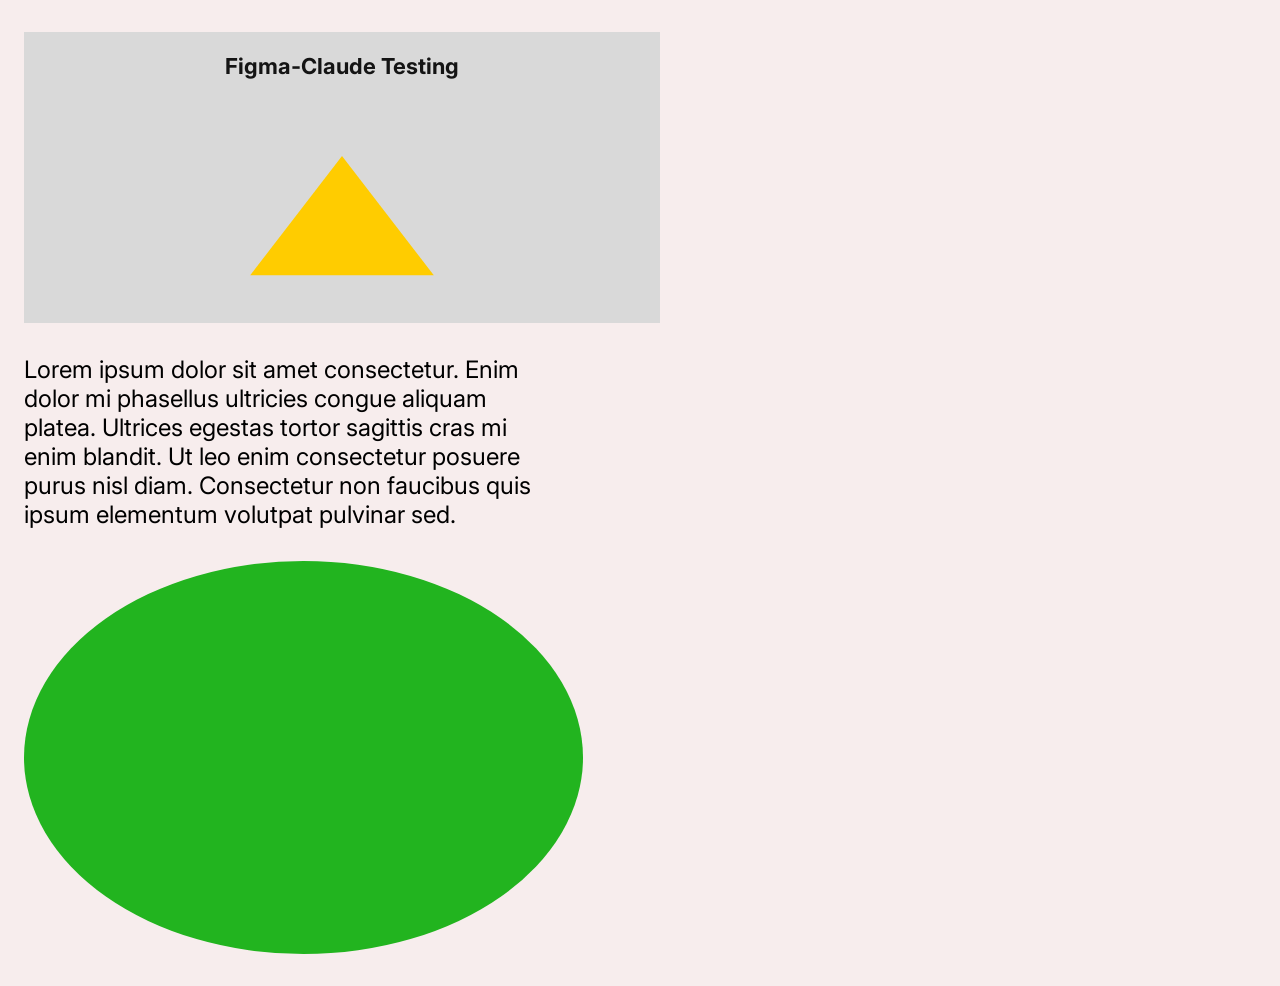
<file: index.html>
<!doctype html>
<html lang="hu">
<head>
  <meta charset="utf-8">
  <meta name="viewport" content="width=device-width, initial-scale=1">
  <title>Desktop - 1</title>
  <link rel="preconnect" href="https://fonts.googleapis.com">
  <link rel="preconnect" href="https://fonts.gstatic.com" crossorigin>
  <link href="https://fonts.googleapis.com/css2?family=Inter:wght@400;700&display=swap" rel="stylesheet">
  <link rel="stylesheet" href="style.css">
</head>
<body>
  <main class="page" data-node-id="18:3">
    <section class="comp1" data-node-id="3:10">
      <h1 class="comp1__title" data-node-id="3:2">Figma-Claude Testing</h1>
      <img class="comp1__polygon" src="assets/polygon-1.svg" alt="" width="212" height="159" data-node-id="3:7">
    </section>

    <div class="row">
      <p class="lorem" data-node-id="20:4">
        Lorem ipsum dolor sit amet consectetur. Enim dolor mi phasellus ultricies congue aliquam platea. Ultrices egestas tortor sagittis cras mi enim blandit. Ut leo enim consectetur posuere purus nisl diam. Consectetur non faucibus quis ipsum elementum volutpat pulvinar sed.
      </p>
      <img class="ellipse" src="assets/ellipse-1.svg" alt="" width="559" height="393" data-node-id="19:4">
    </div>
  </main>
</body>
</html>
</file>
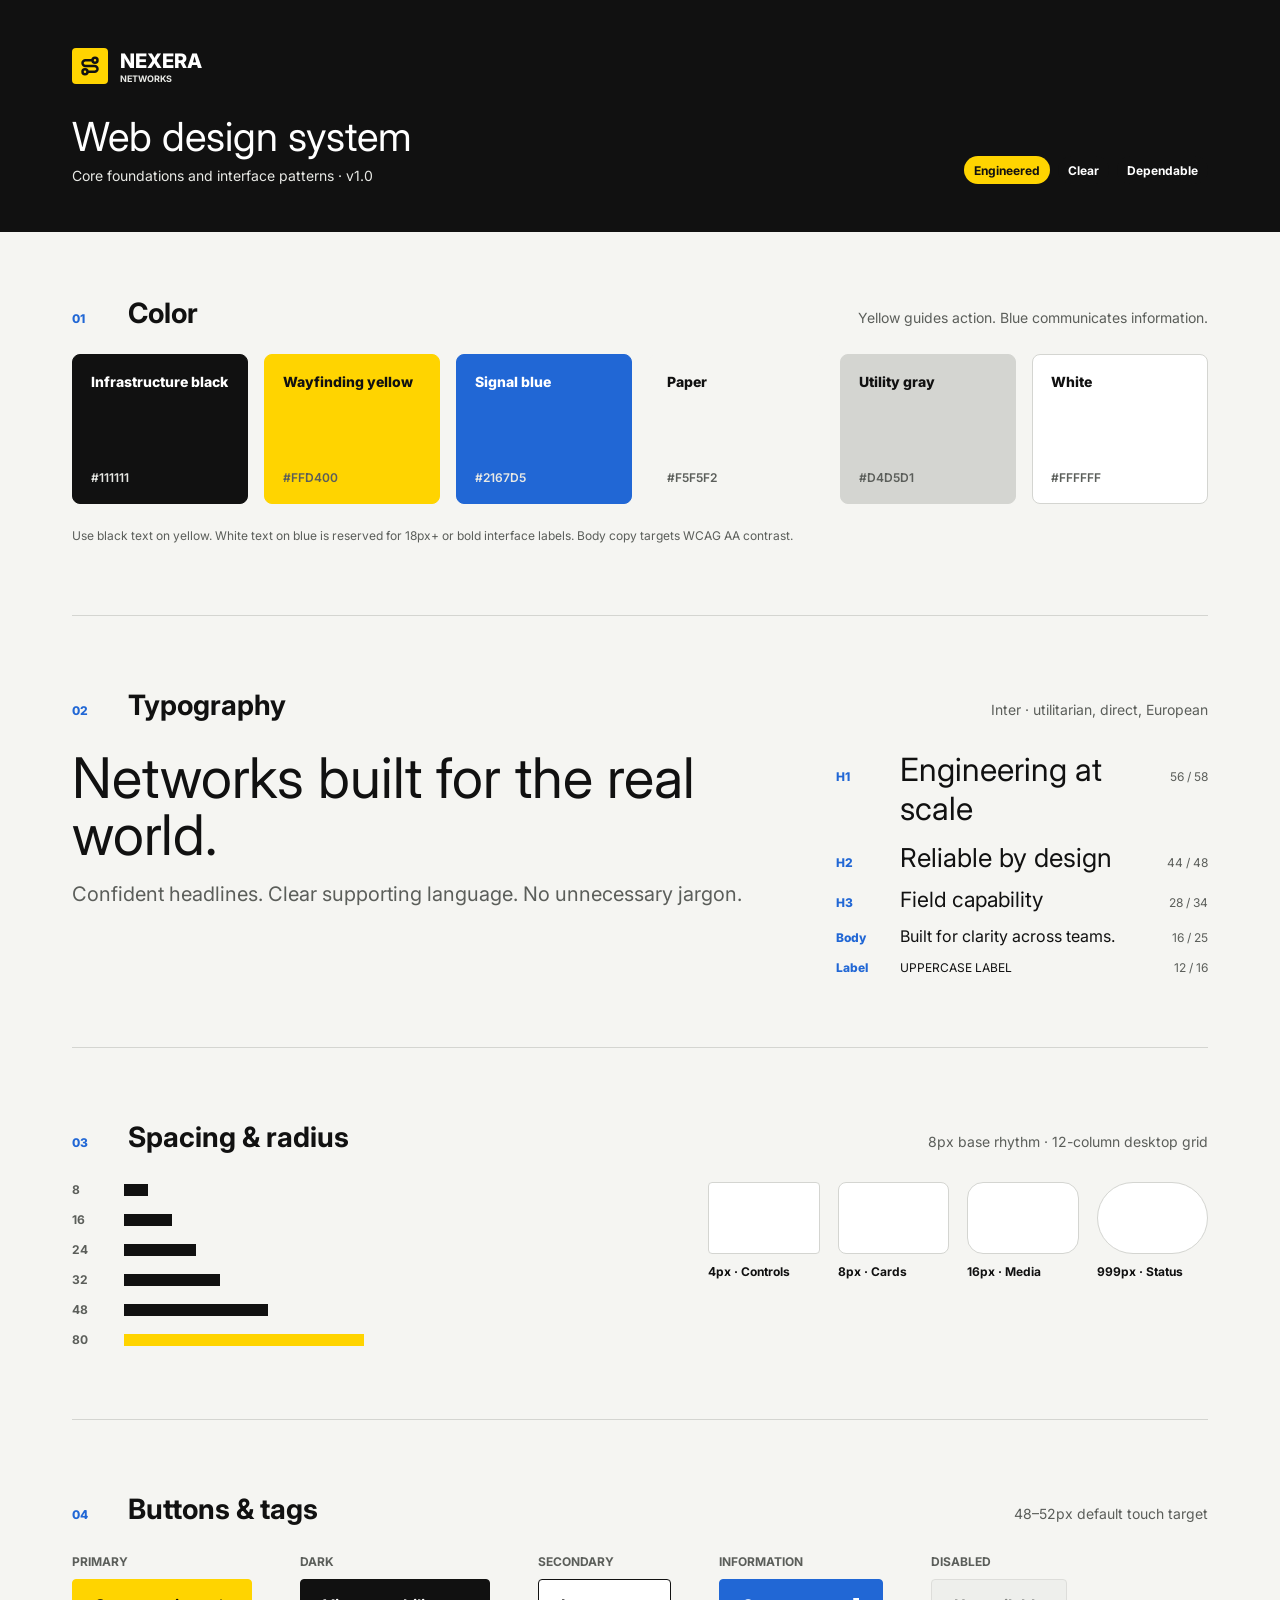
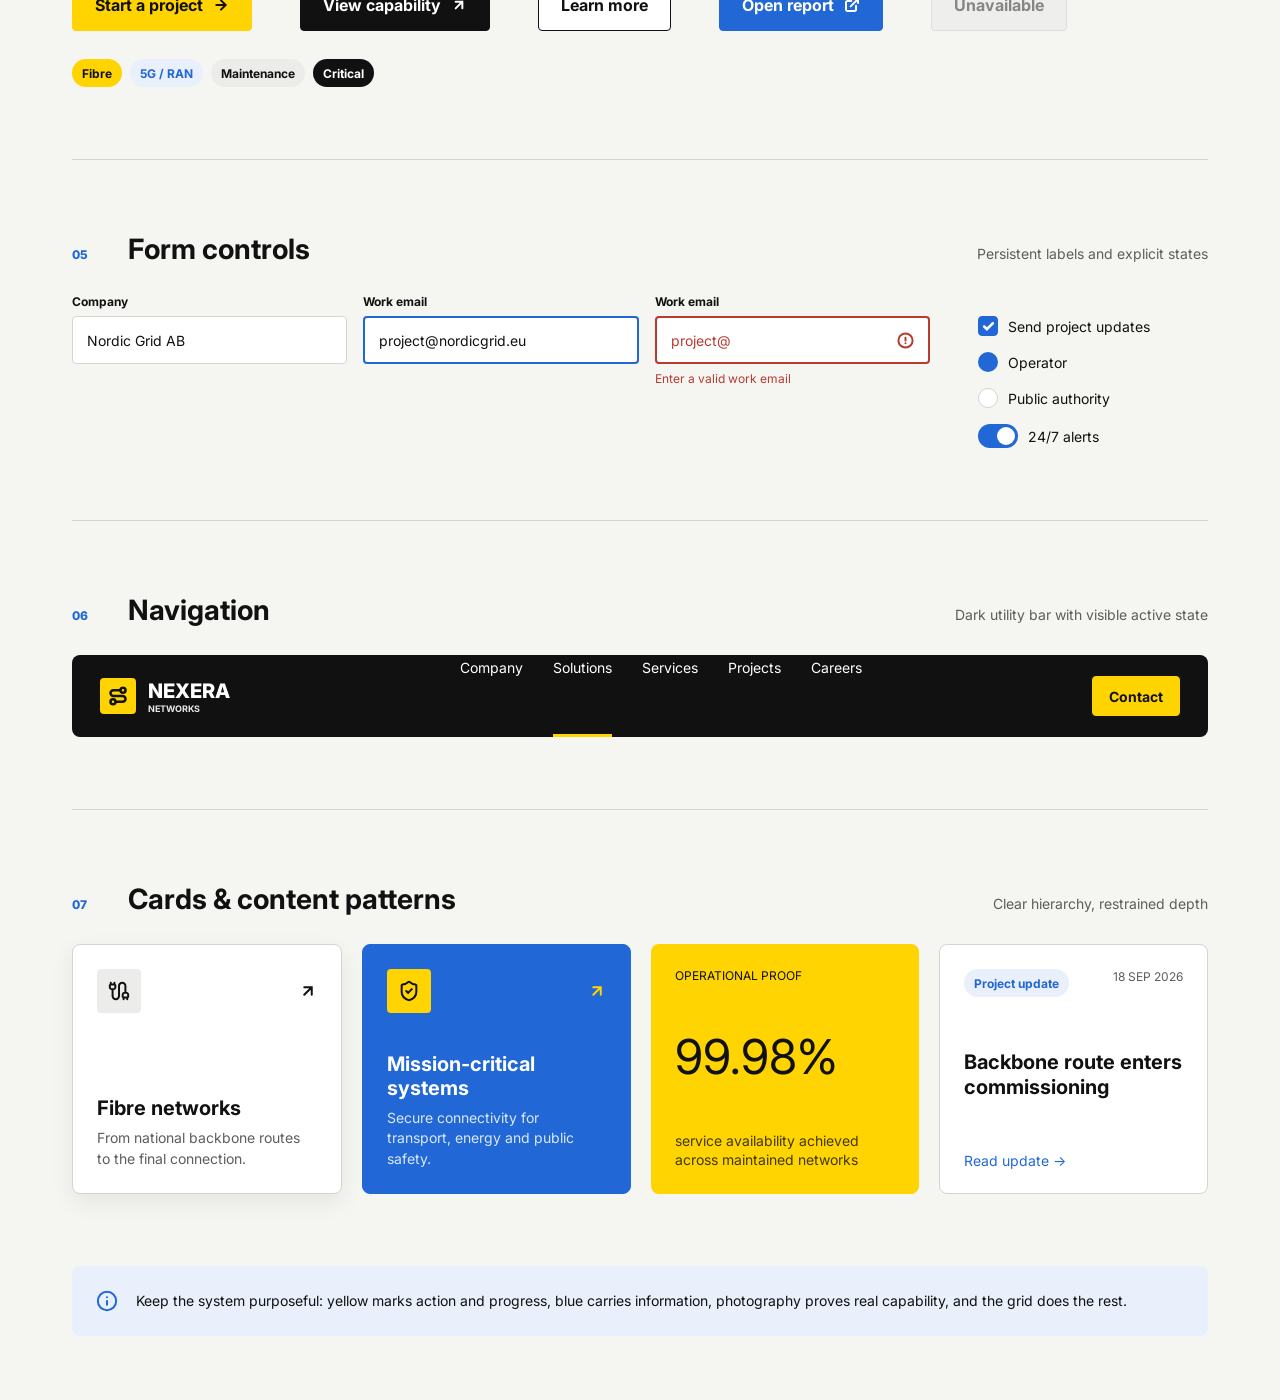
<file: design-system.html>
<!doctype html>
<html lang="en">
<head>
  <meta charset="utf-8">
  <meta name="viewport" content="width=device-width, initial-scale=1">
  <title>Nexera Networks design system</title>
  <link rel="preconnect" href="https://fonts.googleapis.com">
  <link rel="preconnect" href="https://fonts.gstatic.com" crossorigin>
  <link href="https://fonts.googleapis.com/css2?family=Inter:wght@400;600;700;800&display=swap" rel="stylesheet">
  <link rel="stylesheet" href="style.css">
</head>
<body class="nx">
  <div class="nx-page ds" data-node-id="3:7162">

    <header class="ds-header" data-node-id="3:7163">
      <div class="ds-identity">
        <a class="nx-brand" href="nexera.html">
          <span class="nx-mark"><img src="assets/nexera/ds-route.svg" alt="" width="20" height="20"></span>
          <span class="nx-wordmark"><strong>NEXERA</strong><span>Networks</span></span>
        </a>
        <div class="ds-title">
          <h1>Web design system</h1>
          <p>Core foundations and interface patterns · v1.0</p>
        </div>
      </div>
      <div class="nx-tags">
        <span class="nx-tag nx-tag--yellow">Engineered</span>
        <span class="nx-tag nx-tag--ink">Clear</span>
        <span class="nx-tag nx-tag--ink">Dependable</span>
      </div>
    </header>

    <main class="ds-content" data-node-id="3:7181">

      <section class="ds-section" data-node-id="3:7182">
        <div class="ds-section__title"><span>01</span><h2>Color</h2><p>Yellow guides action. Blue communicates information.</p></div>
        <div class="ds-swatches">
          <div class="ds-swatch" style="--sw:var(--nx-ink);--sw-border:var(--nx-ink);--sw-ink:#fff;--sw-code:var(--nx-soft)"><strong>Infrastructure black</strong><span>#111111</span></div>
          <div class="ds-swatch" style="--sw:var(--nx-yellow);--sw-border:var(--nx-yellow)"><strong>Wayfinding yellow</strong><span>#FFD400</span></div>
          <div class="ds-swatch" style="--sw:var(--nx-blue);--sw-border:var(--nx-blue);--sw-ink:#fff;--sw-code:var(--nx-soft)"><strong>Signal blue</strong><span>#2167D5</span></div>
          <div class="ds-swatch" style="--sw:var(--nx-paper);--sw-border:var(--nx-paper)"><strong>Paper</strong><span>#F5F5F2</span></div>
          <div class="ds-swatch" style="--sw:var(--nx-gray);--sw-border:var(--nx-gray)"><strong>Utility gray</strong><span>#D4D5D1</span></div>
          <div class="ds-swatch" style="--sw:#fff;--sw-border:var(--nx-gray)"><strong>White</strong><span>#FFFFFF</span></div>
        </div>
        <p class="ds-note">Use black text on yellow. White text on blue is reserved for 18px+ or bold interface labels. Body copy targets WCAG AA contrast.</p>
      </section>

      <hr class="ds-divider">

      <section class="ds-section ds-section--lg" data-node-id="3:7208">
        <div class="ds-section__title"><span>02</span><h2>Typography</h2><p>Inter · utilitarian, direct, European</p></div>
        <div class="ds-type">
          <div class="ds-type__display">
            <p class="ds-type__headline">Networks built for the real world.</p>
            <p class="ds-type__sub">Confident headlines. Clear supporting language. No unnecessary jargon.</p>
          </div>
          <div class="ds-scale">
            <div class="ds-scale__row"><span>H1</span><p style="font-size:32px">Engineering at scale</p><em>56 / 58</em></div>
            <div class="ds-scale__row"><span>H2</span><p style="font-size:26px">Reliable by design</p><em>44 / 48</em></div>
            <div class="ds-scale__row"><span>H3</span><p style="font-size:21px">Field capability</p><em>28 / 34</em></div>
            <div class="ds-scale__row"><span>Body</span><p style="font-size:16px">Built for clarity across teams.</p><em>16 / 25</em></div>
            <div class="ds-scale__row"><span>Label</span><p style="font-size:12px">UPPERCASE LABEL</p><em>12 / 16</em></div>
          </div>
        </div>
      </section>

      <hr class="ds-divider">

      <section class="ds-section ds-section--lg" data-node-id="3:7239">
        <div class="ds-section__title"><span>03</span><h2>Spacing &amp; radius</h2><p>8px base rhythm · 12-column desktop grid</p></div>
        <div class="ds-spacing">
          <div class="ds-bars">
            <div class="ds-bar"><span>8</span><i style="width:24px"></i></div>
            <div class="ds-bar"><span>16</span><i style="width:48px"></i></div>
            <div class="ds-bar"><span>24</span><i style="width:72px"></i></div>
            <div class="ds-bar"><span>32</span><i style="width:96px"></i></div>
            <div class="ds-bar"><span>48</span><i style="width:144px"></i></div>
            <div class="ds-bar"><span>80</span><i class="is-yellow" style="width:240px"></i></div>
          </div>
          <div class="ds-radii">
            <div class="ds-radius"><div style="border-radius:4px"></div><p>4px · Controls</p></div>
            <div class="ds-radius"><div style="border-radius:8px"></div><p>8px · Cards</p></div>
            <div class="ds-radius"><div style="border-radius:16px"></div><p>16px · Media</p></div>
            <div class="ds-radius"><div style="border-radius:999px"></div><p>999px · Status</p></div>
          </div>
        </div>
      </section>

      <hr class="ds-divider">

      <section class="ds-section ds-section--lg" data-node-id="3:7278">
        <div class="ds-section__title"><span>04</span><h2>Buttons &amp; tags</h2><p>48–52px default touch target</p></div>
        <div class="ds-buttons">
          <div class="ds-group"><p>PRIMARY</p><a class="nx-btn nx-btn--primary" href="#">Start a project <img src="assets/nexera/ds-arrow-right.svg" alt="" width="16" height="16"></a></div>
          <div class="ds-group"><p>DARK</p><a class="nx-btn nx-btn--dark" href="#">View capability <img src="assets/nexera/ds-arrow-up-right.svg" alt="" width="16" height="16"></a></div>
          <div class="ds-group"><p>SECONDARY</p><a class="nx-btn nx-btn--light" href="#">Learn more</a></div>
          <div class="ds-group"><p>INFORMATION</p><a class="nx-btn nx-btn--info" href="#">Open report <img src="assets/nexera/ds-external-link.svg" alt="" width="16" height="16"></a></div>
          <div class="ds-group"><p>DISABLED</p><span class="nx-btn nx-btn--disabled" aria-disabled="true">Unavailable</span></div>
        </div>
        <div class="nx-tags">
          <span class="nx-tag nx-tag--yellow">Fibre</span>
          <span class="nx-tag nx-tag--tint">5G / RAN</span>
          <span class="nx-tag nx-tag--gray">Maintenance</span>
          <span class="nx-tag nx-tag--ink">Critical</span>
        </div>
      </section>

      <hr class="ds-divider">

      <section class="ds-section ds-section--lg" data-node-id="3:7317">
        <div class="ds-section__title"><span>05</span><h2>Form controls</h2><p>Persistent labels and explicit states</p></div>
        <div class="ds-form">
          <div class="ds-fields">
            <div class="ds-field"><label for="company">Company</label><input id="company" class="ds-input" type="text" value="Nordic Grid AB"></div>
            <div class="ds-field"><label for="email-focus">Work email</label><input id="email-focus" class="ds-input ds-input--focus" type="email" value="project@nordicgrid.eu"></div>
            <div class="ds-field ds-field--error">
              <label for="email-error">Work email</label>
              <div class="ds-input ds-input--error"><input id="email-error" type="email" value="project@" aria-invalid="true"><img src="assets/nexera/ds-circle-alert.svg" alt="" width="17" height="17"></div>
              <p>Enter a valid work email</p>
            </div>
          </div>
          <div class="ds-controls">
            <label class="ds-choice"><input type="checkbox" checked><span class="ds-check"><img src="assets/nexera/ds-check.svg" alt="" width="13" height="13"></span>Send project updates</label>
            <label class="ds-choice"><input type="radio" name="role" checked><img src="assets/nexera/ds-radio.svg" alt="" width="20" height="20">Operator</label>
            <label class="ds-choice"><input type="radio" name="role"><img src="assets/nexera/ds-radio-1.svg" alt="" width="20" height="20">Public authority</label>
            <label class="ds-choice"><input type="checkbox" checked><img src="assets/nexera/ds-switch.svg" alt="" width="40" height="24">24/7 alerts</label>
          </div>
        </div>
      </section>

      <hr class="ds-divider">

      <section class="ds-section ds-section--lg" data-node-id="3:7354">
        <div class="ds-section__title"><span>06</span><h2>Navigation</h2><p>Dark utility bar with visible active state</p></div>
        <div class="ds-navbar">
          <a class="nx-brand" href="nexera.html">
            <span class="nx-mark"><img src="assets/nexera/ds-route.svg" alt="" width="20" height="20"></span>
            <span class="nx-wordmark"><strong>NEXERA</strong><span>Networks</span></span>
          </a>
          <nav class="ds-navlinks" aria-label="Specimen">
            <a href="#">Company</a>
            <a class="is-active" href="#">Solutions</a>
            <a href="#">Services</a>
            <a href="#">Projects</a>
            <a href="#">Careers</a>
          </nav>
          <a class="nx-btn nx-btn--primary nx-btn--sm" href="#">Contact</a>
        </div>
      </section>

      <hr class="ds-divider">

      <section class="ds-section ds-section--lg" data-node-id="3:7385">
        <div class="ds-section__title"><span>07</span><h2>Cards &amp; content patterns</h2><p>Clear hierarchy, restrained depth</p></div>
        <div class="ds-cards">
          <a class="ds-card ds-card--shadow" href="#">
            <div class="ds-card__header"><span class="nx-tile nx-tile--lg"><img src="assets/nexera/ds-cable.svg" alt="" width="22" height="22"></span><img src="assets/nexera/ds-arrow-up-right-1.svg" alt="" width="18" height="18"></div>
            <div class="ds-card__copy"><h3>Fibre networks</h3><p>From national backbone routes to the final connection.</p></div>
          </a>
          <a class="ds-card ds-card--blue" href="#">
            <div class="ds-card__header"><span class="nx-tile nx-tile--lg nx-tile--yellow"><img src="assets/nexera/ds-shield-check.svg" alt="" width="22" height="22"></span><img src="assets/nexera/ds-arrow-up-right-2.svg" alt="" width="18" height="18"></div>
            <div class="ds-card__copy"><h3>Mission-critical systems</h3><p>Secure connectivity for transport, energy and public safety.</p></div>
          </a>
          <div class="ds-card ds-card--yellow">
            <p class="ds-metric__label">Operational proof</p>
            <p class="ds-metric__value">99.98%</p>
            <p class="ds-metric__text">service availability achieved across maintained networks</p>
          </div>
          <a class="ds-card ds-card--info" href="#">
            <div class="ds-info__header"><span class="nx-tag nx-tag--tint">Project update</span><span>18 SEP 2026</span></div>
            <h3>Backbone route enters commissioning</h3>
            <p class="ds-info__link">Read update →</p>
          </a>
        </div>
      </section>

      <aside class="ds-usage">
        <img src="assets/nexera/ds-info.svg" alt="" width="22" height="22">
        <p>Keep the system purposeful: yellow marks action and progress, blue carries information, photography proves real capability, and the grid does the rest.</p>
      </aside>

    </main>
  </div>
</body>
</html>
</file>
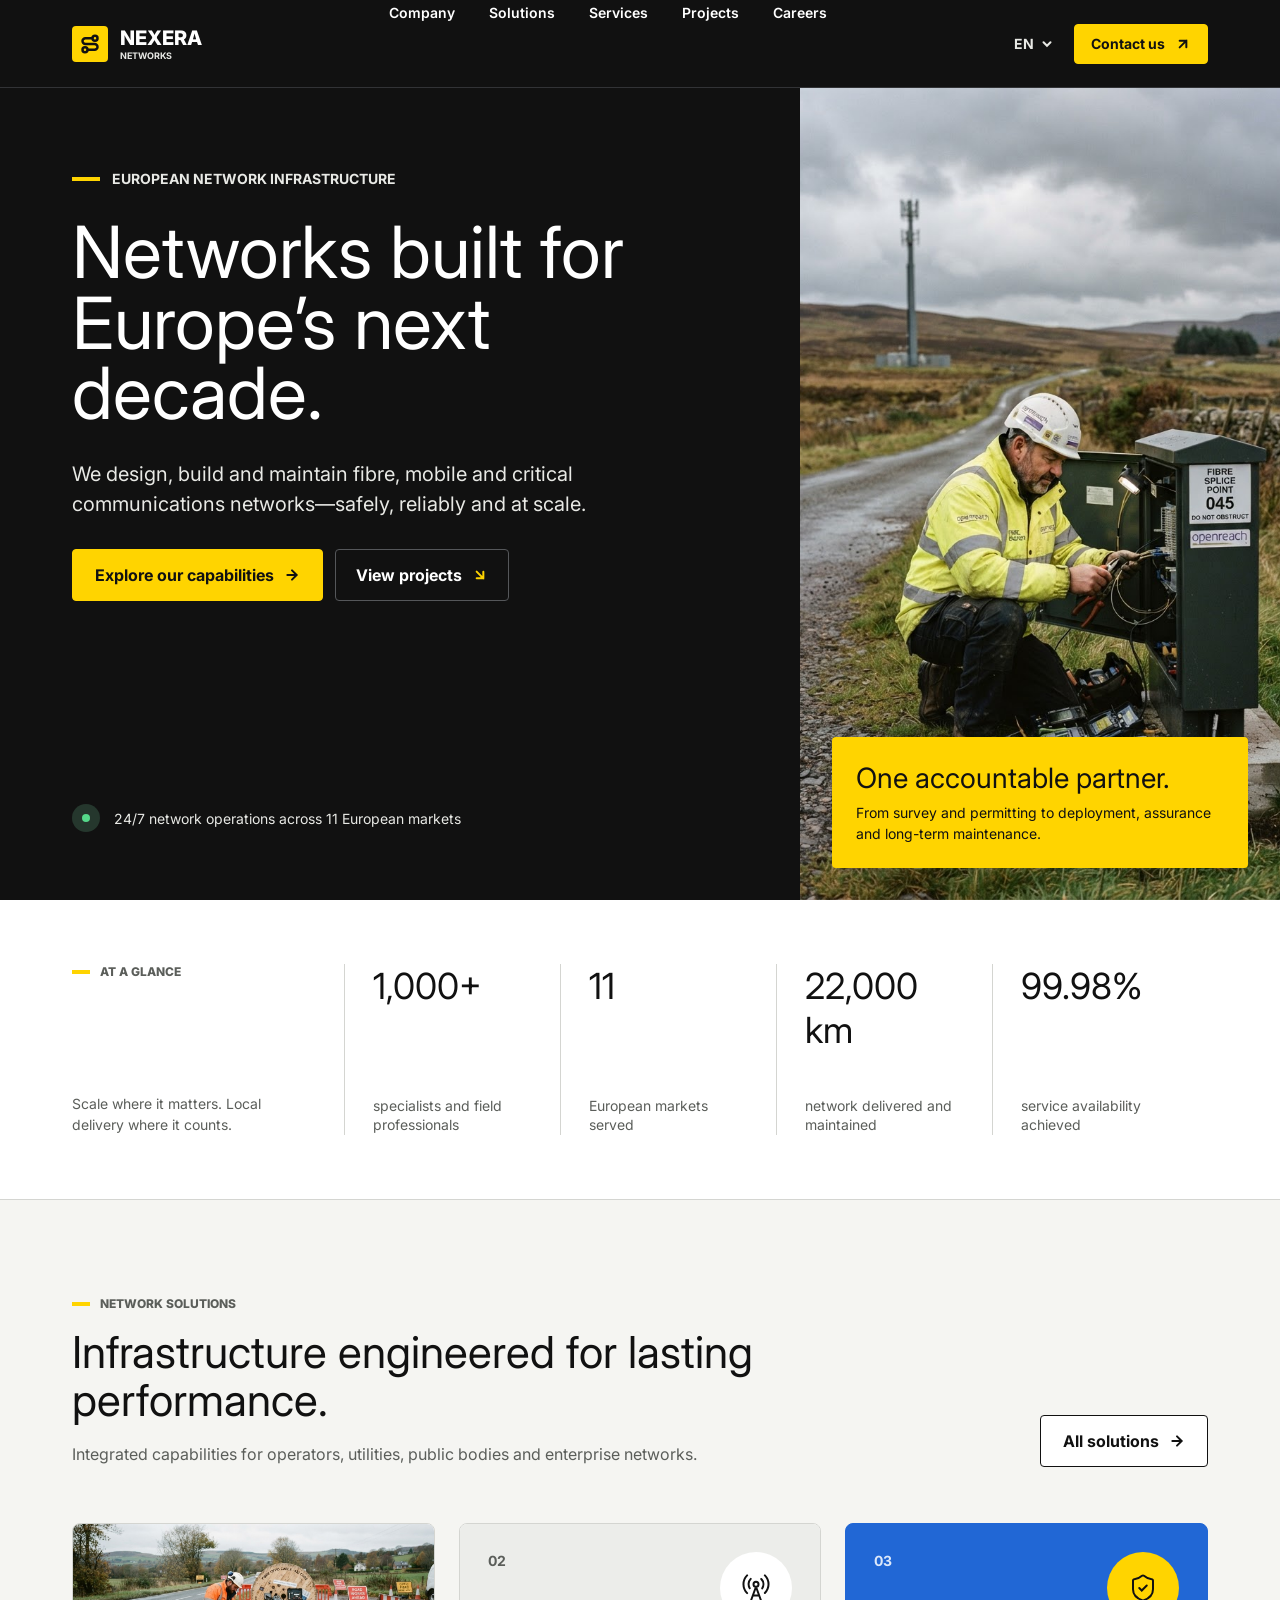
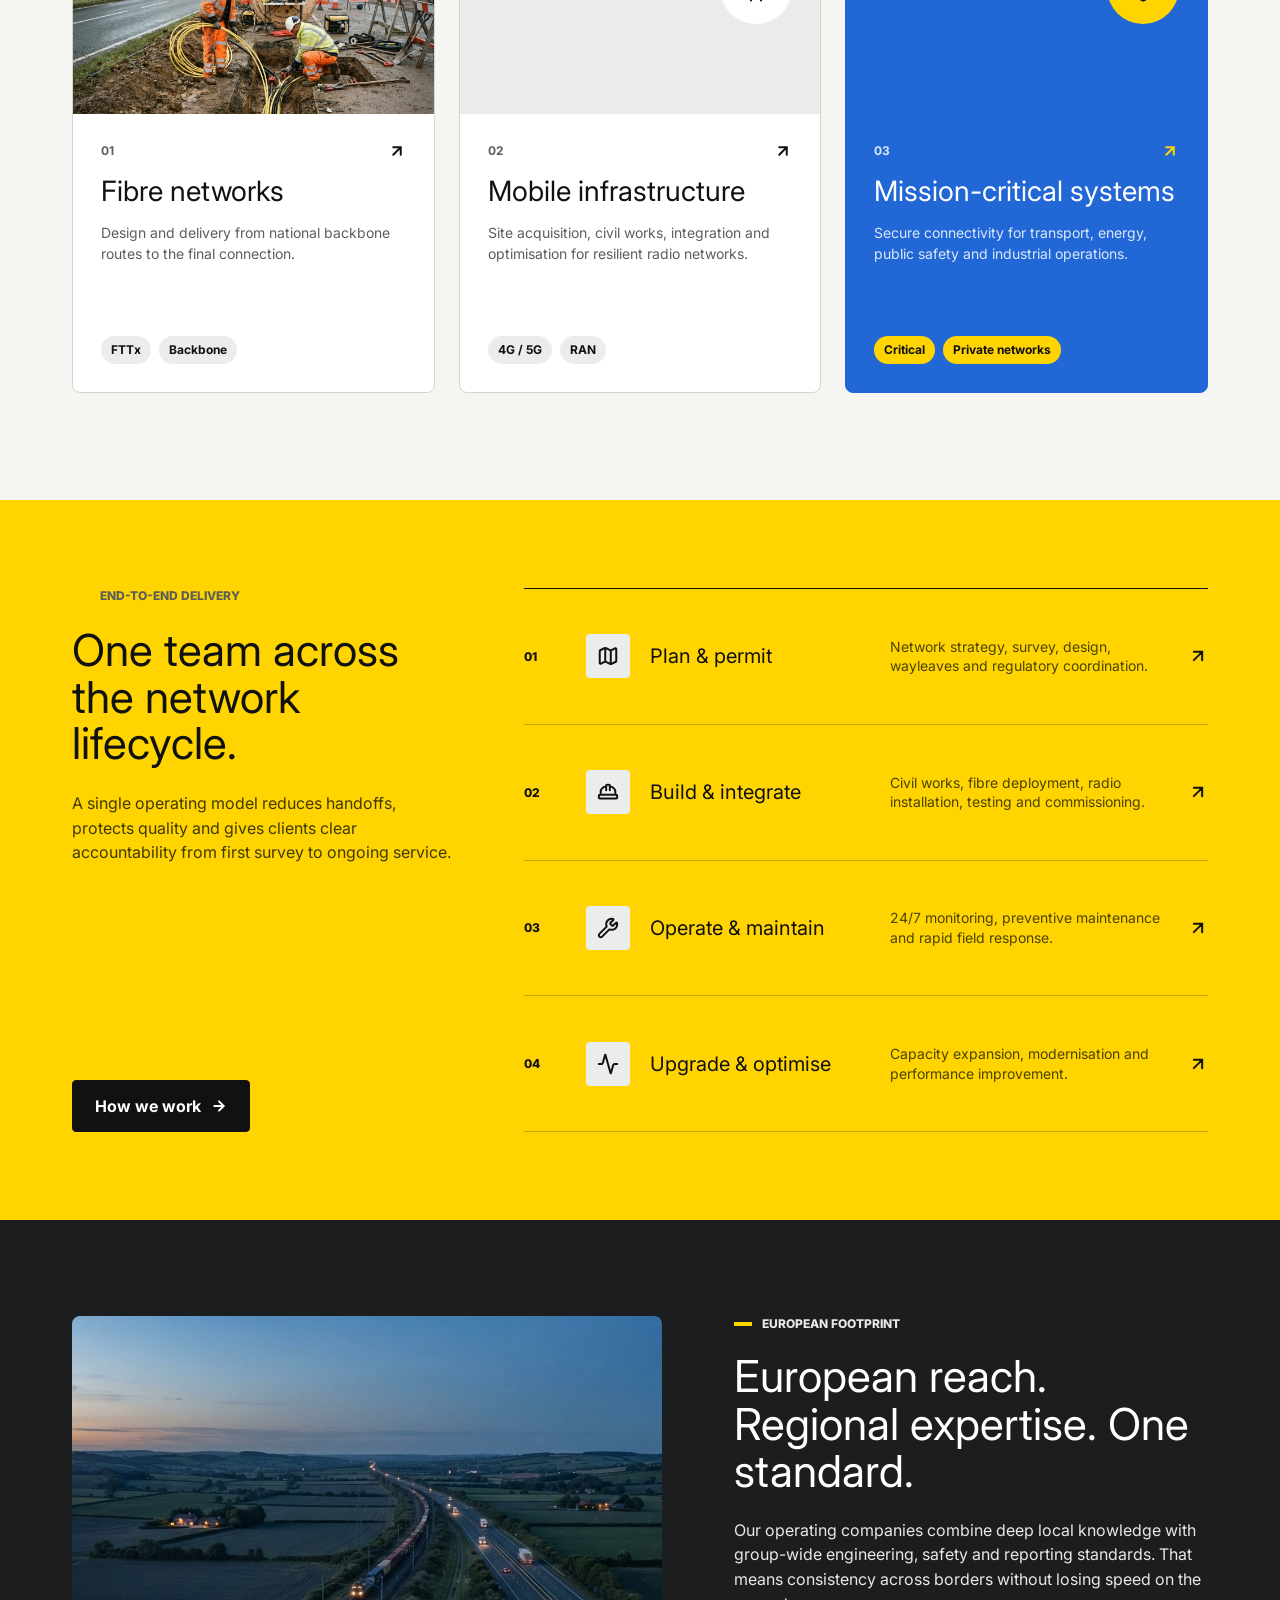
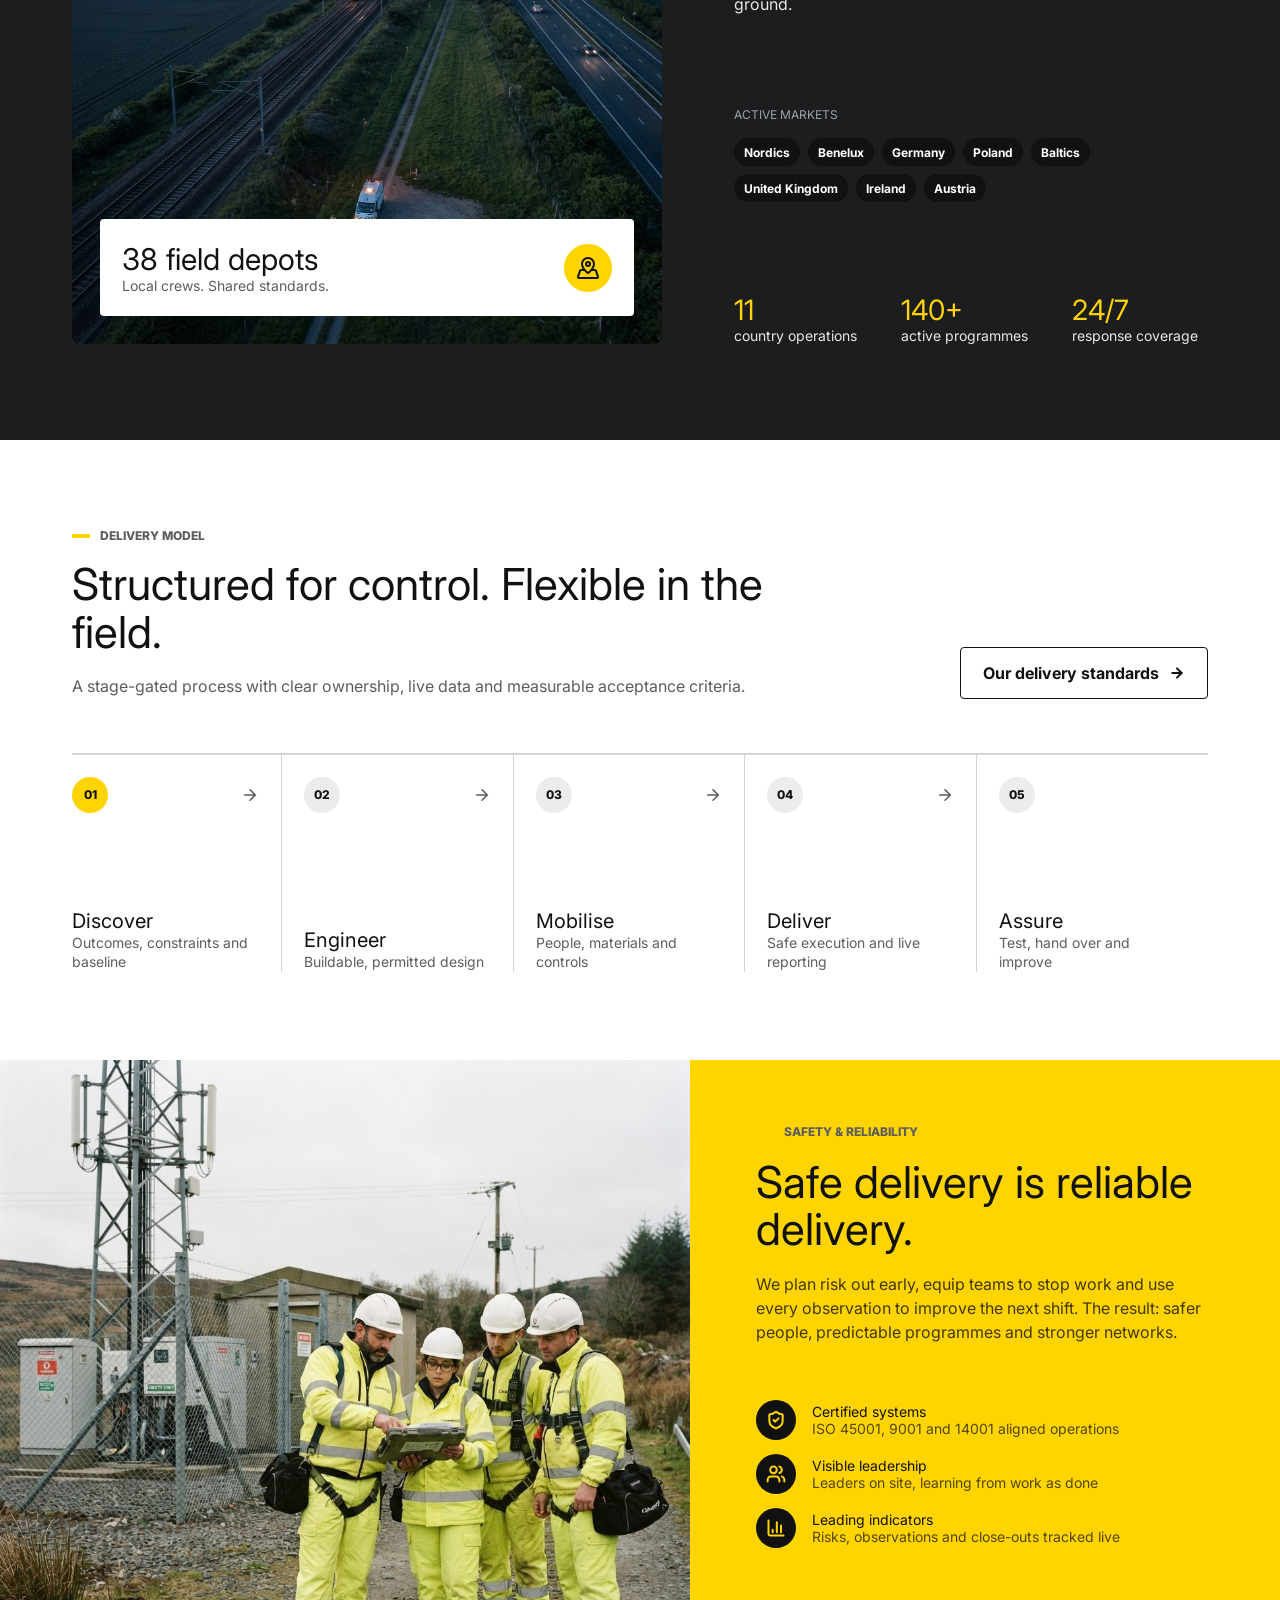
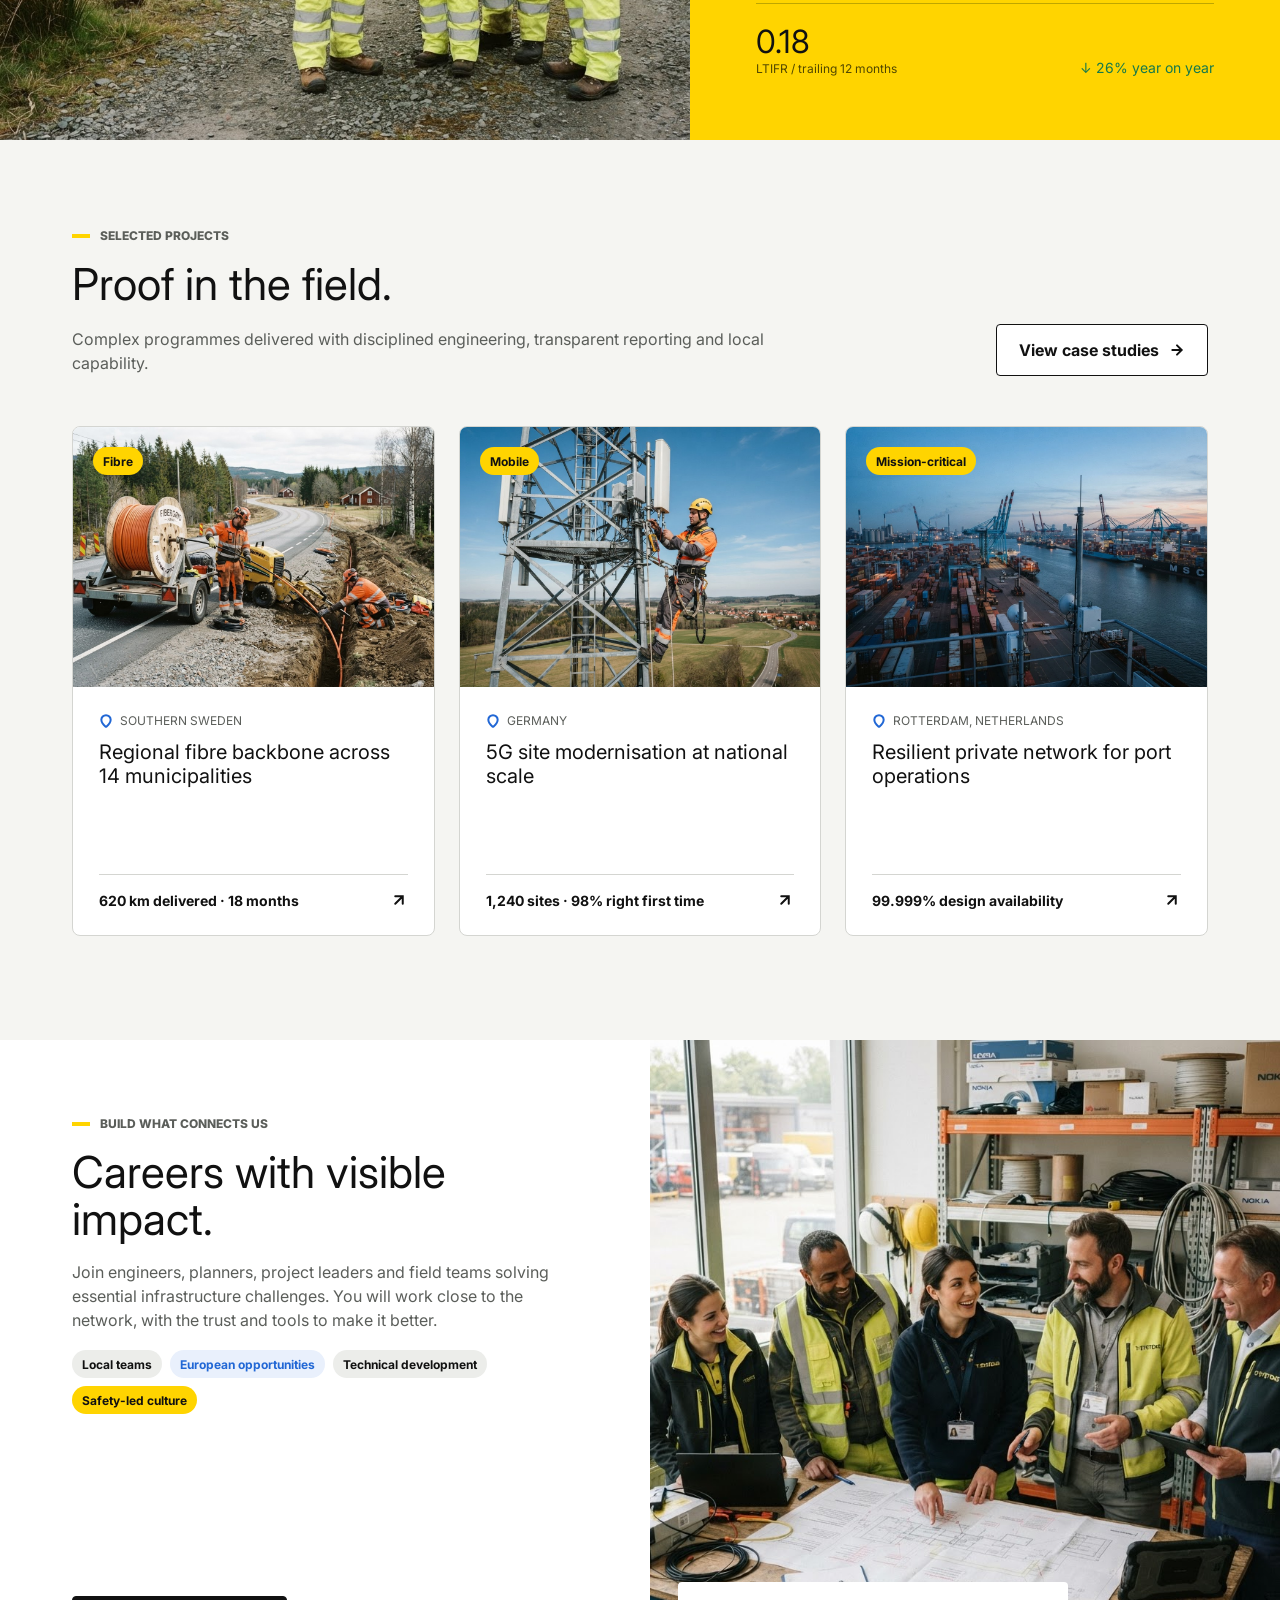
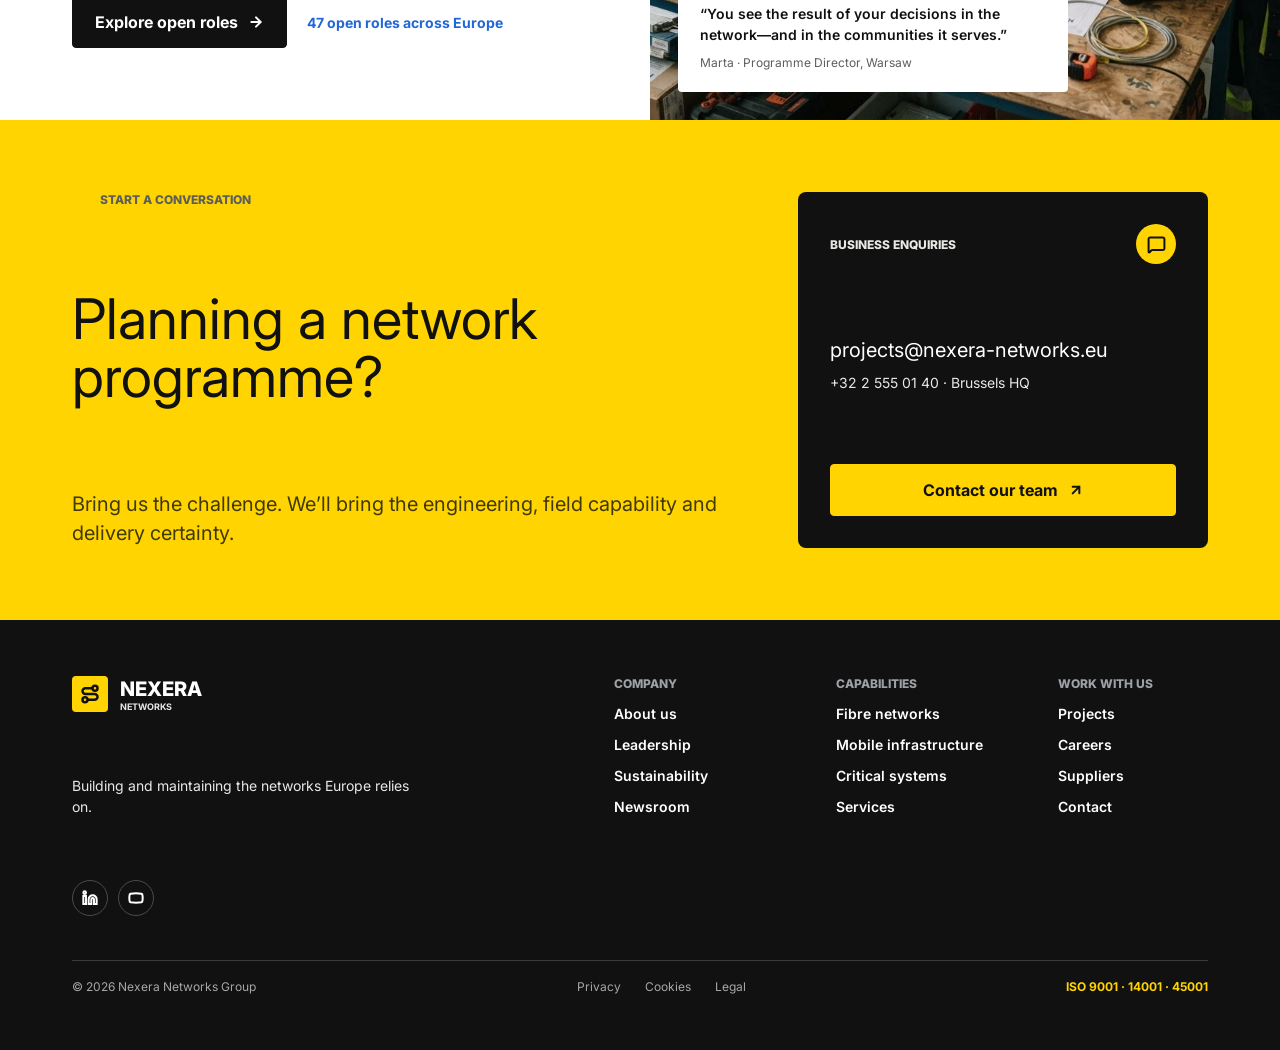
<file: nexera.html>
<!doctype html>
<html lang="en">
<head>
  <meta charset="utf-8">
  <meta name="viewport" content="width=device-width, initial-scale=1">
  <title>Nexera Networks</title>
  <link rel="preconnect" href="https://fonts.googleapis.com">
  <link rel="preconnect" href="https://fonts.gstatic.com" crossorigin>
  <link href="https://fonts.googleapis.com/css2?family=Inter:wght@400;600;700;800&display=swap" rel="stylesheet">
  <link rel="stylesheet" href="style.css">
</head>
<body class="nx">
  <div class="nx-page" data-node-id="3:6722">

    <header class="nx-header" data-node-id="3:6724">
        <a class="nx-brand" href="nexera.html">
          <span class="nx-mark"><img src="assets/nexera/route.svg" alt="" width="20" height="20"></span>
          <span class="nx-wordmark"><strong>NEXERA</strong><span>Networks</span></span>
        </a>
        <nav class="nx-nav" id="primary-nav" aria-label="Primary">
          <a class="nx-nav__item" href="#footprint">Company</a>
          <a class="nx-nav__item" href="#solutions">Solutions</a>
          <a class="nx-nav__item" href="#services">Services</a>
          <a class="nx-nav__item" href="#projects">Projects</a>
          <a class="nx-nav__item" href="#careers">Careers</a>
        </nav>
        <div class="nx-header__actions">
          <span class="nx-lang">EN <img src="assets/nexera/chevron-down.svg" alt="" width="14" height="14"></span>
          <a class="nx-btn nx-btn--primary nx-btn--sm" href="#contact">Contact us <img src="assets/nexera/arrow-up-right.svg" alt="" width="16" height="16"></a>
          <button class="nx-menu-toggle" type="button" aria-controls="primary-nav" aria-expanded="false" aria-label="Menu">
            <img class="nx-menu-toggle__open" src="assets/nexera/menu.svg" alt="" width="24" height="24">
            <img class="nx-menu-toggle__close" src="assets/nexera/close.svg" alt="" width="24" height="24">
          </button>
        </div>
    </header>

    <div class="nx-dark" data-node-id="3:6723">
      <section class="nx-hero" data-node-id="3:6754">
        <div class="nx-hero__content">
          <div class="nx-hero__message">
            <div class="nx-sector"><span class="nx-sector__marker"></span>European network infrastructure</div>
            <h1 class="nx-hero__title">Networks built for Europe’s next decade.</h1>
            <p class="nx-hero__lead">We design, build and maintain fibre, mobile and critical communications networks—safely, reliably and at scale.</p>
            <div class="nx-hero__actions">
              <a class="nx-btn nx-btn--primary" href="#solutions">Explore our capabilities <img src="assets/nexera/arrow-right.svg" alt="" width="16" height="16"></a>
              <a class="nx-btn nx-btn--ghost" href="#projects">View projects <img src="assets/nexera/arrow-down-right.svg" alt="" width="16" height="16"></a>
            </div>
          </div>
          <div class="nx-status">
            <span class="nx-status__dot"><span></span></span>
            24/7 network operations across 11 European markets
          </div>
        </div>
        <div class="nx-hero__media">
          <img class="nx-cover" src="assets/nexera/hero-media.png" alt="">
          <div class="nx-statement">
            <p class="nx-statement__title">One accountable partner.</p>
            <p class="nx-statement__text">From survey and permitting to deployment, assurance and long-term maintenance.</p>
          </div>
        </div>
      </section>
    </div>

    <section class="nx-proof" data-node-id="3:6777">
      <div class="nx-proof__intro">
        <div class="nx-eyebrow"><span></span>At a glance</div>
        <p>Scale where it matters. Local delivery where it counts.</p>
      </div>
      <div class="nx-proof__points">
        <div class="nx-proof__point"><p class="nx-proof__value">1,000+</p><p class="nx-proof__label">specialists and field professionals</p></div>
        <div class="nx-proof__point"><p class="nx-proof__value">11</p><p class="nx-proof__label">European markets served</p></div>
        <div class="nx-proof__point"><p class="nx-proof__value">22,000 km</p><p class="nx-proof__label">network delivered and maintained</p></div>
        <div class="nx-proof__point"><p class="nx-proof__value">99.98%</p><p class="nx-proof__label">service availability achieved</p></div>
      </div>
    </section>

    <section class="nx-section nx-solutions" id="solutions" data-node-id="3:6796">
      <div class="nx-intro">
        <div class="nx-heading">
          <div class="nx-eyebrow"><span></span>Network solutions</div>
          <h2 class="nx-h2">Infrastructure engineered for lasting performance.</h2>
          <p class="nx-lead">Integrated capabilities for operators, utilities, public bodies and enterprise networks.</p>
        </div>
        <a class="nx-btn nx-btn--light" href="#solutions">All solutions <img src="assets/nexera/arrow-right.svg" alt="" width="16" height="16"></a>
      </div>
      <div class="nx-grid nx-grid--3 nx-solutions__grid">
        <a class="nx-card" href="#solutions">
          <div class="nx-card__image"><img class="nx-cover" src="assets/nexera/solution-image.png" alt=""></div>
          <div class="nx-card__body">
            <div class="nx-card__copy">
              <div class="nx-card__meta"><span>01</span><img src="assets/nexera/arrow-up-right-1.svg" alt="" width="18" height="18"></div>
              <h3 class="nx-card__title">Fibre networks</h3>
              <p class="nx-card__text">Design and delivery from national backbone routes to the final connection.</p>
            </div>
            <div class="nx-tags"><span class="nx-tag nx-tag--gray">FTTx</span><span class="nx-tag nx-tag--gray">Backbone</span></div>
          </div>
        </a>
        <a class="nx-card" href="#solutions">
          <div class="nx-card__graphic">
            <span class="nx-card__num">02</span>
            <span class="nx-card__icon"><img src="assets/nexera/radio-tower.svg" alt="" width="30" height="30"></span>
          </div>
          <div class="nx-card__body">
            <div class="nx-card__copy">
              <div class="nx-card__meta"><span>02</span><img src="assets/nexera/arrow-up-right-1.svg" alt="" width="18" height="18"></div>
              <h3 class="nx-card__title">Mobile infrastructure</h3>
              <p class="nx-card__text">Site acquisition, civil works, integration and optimisation for resilient radio networks.</p>
            </div>
            <div class="nx-tags"><span class="nx-tag nx-tag--gray">4G / 5G</span><span class="nx-tag nx-tag--gray">RAN</span></div>
          </div>
        </a>
        <a class="nx-card nx-card--blue" href="#solutions">
          <div class="nx-card__graphic">
            <span class="nx-card__num">03</span>
            <span class="nx-card__icon"><img src="assets/nexera/shield-check.svg" alt="" width="30" height="30"></span>
          </div>
          <div class="nx-card__body">
            <div class="nx-card__copy">
              <div class="nx-card__meta"><span>03</span><img src="assets/nexera/arrow-up-right-2.svg" alt="" width="18" height="18"></div>
              <h3 class="nx-card__title">Mission-critical systems</h3>
              <p class="nx-card__text">Secure connectivity for transport, energy, public safety and industrial operations.</p>
            </div>
            <div class="nx-tags"><span class="nx-tag nx-tag--yellow">Critical</span><span class="nx-tag nx-tag--yellow">Private networks</span></div>
          </div>
        </a>
      </div>
    </section>

    <section class="nx-lifecycle" id="services" data-node-id="3:6856">
      <div class="nx-lifecycle__intro">
        <div class="nx-lifecycle__copy">
          <div class="nx-eyebrow"><span></span>End-to-end delivery</div>
          <h2 class="nx-h2 nx-h2--tight">One team across the network lifecycle.</h2>
          <p class="nx-lead nx-lead--warm">A single operating model reduces handoffs, protects quality and gives clients clear accountability from first survey to ongoing service.</p>
        </div>
        <a class="nx-btn nx-btn--dark" href="#services">How we work <img src="assets/nexera/arrow-right-1.svg" alt="" width="16" height="16"></a>
      </div>
      <div class="nx-services">
        <a class="nx-service" href="#services">
          <span class="nx-service__num">01</span>
          <span class="nx-tile"><img src="assets/nexera/map.svg" alt="" width="22" height="22"></span>
          <h3 class="nx-service__title">Plan &amp; permit</h3>
          <p class="nx-service__text">Network strategy, survey, design, wayleaves and regulatory coordination.</p>
          <img src="assets/nexera/arrow-up-right-3.svg" alt="" width="20" height="20">
        </a>
        <a class="nx-service" href="#services">
          <span class="nx-service__num">02</span>
          <span class="nx-tile"><img src="assets/nexera/hard-hat.svg" alt="" width="22" height="22"></span>
          <h3 class="nx-service__title">Build &amp; integrate</h3>
          <p class="nx-service__text">Civil works, fibre deployment, radio installation, testing and commissioning.</p>
          <img src="assets/nexera/arrow-up-right-3.svg" alt="" width="20" height="20">
        </a>
        <a class="nx-service" href="#services">
          <span class="nx-service__num">03</span>
          <span class="nx-tile"><img src="assets/nexera/wrench.svg" alt="" width="22" height="22"></span>
          <h3 class="nx-service__title">Operate &amp; maintain</h3>
          <p class="nx-service__text">24/7 monitoring, preventive maintenance and rapid field response.</p>
          <img src="assets/nexera/arrow-up-right-3.svg" alt="" width="20" height="20">
        </a>
        <a class="nx-service" href="#services">
          <span class="nx-service__num">04</span>
          <span class="nx-tile"><img src="assets/nexera/activity.svg" alt="" width="22" height="22"></span>
          <h3 class="nx-service__title">Upgrade &amp; optimise</h3>
          <p class="nx-service__text">Capacity expansion, modernisation and performance improvement.</p>
          <img src="assets/nexera/arrow-up-right-3.svg" alt="" width="20" height="20">
        </a>
      </div>
    </section>

    <section class="nx-footprint" id="footprint" data-node-id="3:6897">
      <div class="nx-footprint__visual">
        <img class="nx-cover" src="assets/nexera/footprint-visual.png" alt="">
        <div class="nx-coverage">
          <div>
            <p class="nx-coverage__title">38 field depots</p>
            <p class="nx-coverage__text">Local crews. Shared standards.</p>
          </div>
          <span class="nx-coverage__icon"><img src="assets/nexera/map-pinned.svg" alt="" width="24" height="24"></span>
        </div>
      </div>
      <div class="nx-footprint__content">
        <div class="nx-footprint__message">
          <div class="nx-eyebrow nx-eyebrow--light"><span></span>European footprint</div>
          <h2 class="nx-h2 nx-h2--light">European reach. Regional expertise. One standard.</h2>
          <p class="nx-footprint__lead">Our operating companies combine deep local knowledge with group-wide engineering, safety and reporting standards. That means consistency across borders without losing speed on the ground.</p>
        </div>
        <div class="nx-markets">
          <p class="nx-markets__label">Active markets</p>
          <div class="nx-tags">
            <span class="nx-tag nx-tag--dark">Nordics</span>
            <span class="nx-tag nx-tag--dark">Benelux</span>
            <span class="nx-tag nx-tag--dark">Germany</span>
            <span class="nx-tag nx-tag--dark">Poland</span>
            <span class="nx-tag nx-tag--dark">Baltics</span>
            <span class="nx-tag nx-tag--dark">United Kingdom</span>
            <span class="nx-tag nx-tag--dark">Ireland</span>
            <span class="nx-tag nx-tag--dark">Austria</span>
          </div>
        </div>
        <div class="nx-metrics">
          <div><p class="nx-metrics__value">11</p><p class="nx-metrics__label">country operations</p></div>
          <div><p class="nx-metrics__value">140+</p><p class="nx-metrics__label">active programmes</p></div>
          <div><p class="nx-metrics__value">24/7</p><p class="nx-metrics__label">response coverage</p></div>
        </div>
      </div>
    </section>

    <section class="nx-section nx-delivery" data-node-id="3:6941">
      <div class="nx-intro">
        <div class="nx-heading nx-heading--wide">
          <div class="nx-eyebrow"><span></span>Delivery model</div>
          <h2 class="nx-h2">Structured for control. Flexible in the field.</h2>
          <p class="nx-lead">A stage-gated process with clear ownership, live data and measurable acceptance criteria.</p>
        </div>
        <a class="nx-btn nx-btn--light" href="#delivery">Our delivery standards <img src="assets/nexera/arrow-right.svg" alt="" width="16" height="16"></a>
      </div>
      <div class="nx-process" id="delivery">
        <div class="nx-step">
          <div class="nx-step__marker"><span class="nx-step__badge nx-step__badge--active">01</span><img src="assets/nexera/arrow-right-2.svg" alt="" width="18" height="18"></div>
          <div><h3 class="nx-step__title">Discover</h3><p class="nx-step__text">Outcomes, constraints and baseline</p></div>
        </div>
        <div class="nx-step">
          <div class="nx-step__marker"><span class="nx-step__badge">02</span><img src="assets/nexera/arrow-right-2.svg" alt="" width="18" height="18"></div>
          <div><h3 class="nx-step__title">Engineer</h3><p class="nx-step__text">Buildable, permitted design</p></div>
        </div>
        <div class="nx-step">
          <div class="nx-step__marker"><span class="nx-step__badge">03</span><img src="assets/nexera/arrow-right-2.svg" alt="" width="18" height="18"></div>
          <div><h3 class="nx-step__title">Mobilise</h3><p class="nx-step__text">People, materials and controls</p></div>
        </div>
        <div class="nx-step">
          <div class="nx-step__marker"><span class="nx-step__badge">04</span><img src="assets/nexera/arrow-right-2.svg" alt="" width="18" height="18"></div>
          <div><h3 class="nx-step__title">Deliver</h3><p class="nx-step__text">Safe execution and live reporting</p></div>
        </div>
        <div class="nx-step nx-step--last">
          <div class="nx-step__marker"><span class="nx-step__badge">05</span></div>
          <div><h3 class="nx-step__title">Assure</h3><p class="nx-step__text">Test, hand over and improve</p></div>
        </div>
      </div>
    </section>

    <section class="nx-safety" data-node-id="3:6992">
      <div class="nx-safety__image"><img class="nx-cover" src="assets/nexera/safety-image.png" alt=""></div>
      <div class="nx-safety__content">
        <div class="nx-safety__message">
          <div class="nx-eyebrow"><span></span>Safety &amp; reliability</div>
          <h2 class="nx-h2 nx-h2--tight">Safe delivery is reliable delivery.</h2>
          <p class="nx-lead nx-lead--warm nx-lead--sm">We plan risk out early, equip teams to stop work and use every observation to improve the next shift. The result: safer people, predictable programmes and stronger networks.</p>
        </div>
        <div class="nx-commitments">
          <div class="nx-commitment">
            <span class="nx-commitment__icon"><img src="assets/nexera/shield-check-1.svg" alt="" width="20" height="20"></span>
            <div><p class="nx-commitment__title">Certified systems</p><p class="nx-commitment__text">ISO 45001, 9001 and 14001 aligned operations</p></div>
          </div>
          <div class="nx-commitment">
            <span class="nx-commitment__icon"><img src="assets/nexera/users.svg" alt="" width="20" height="20"></span>
            <div><p class="nx-commitment__title">Visible leadership</p><p class="nx-commitment__text">Leaders on site, learning from work as done</p></div>
          </div>
          <div class="nx-commitment">
            <span class="nx-commitment__icon"><img src="assets/nexera/bar-chart-3.svg" alt="" width="20" height="20"></span>
            <div><p class="nx-commitment__title">Leading indicators</p><p class="nx-commitment__text">Risks, observations and close-outs tracked live</p></div>
          </div>
        </div>
        <div class="nx-safety__metric">
          <div><p class="nx-safety__value">0.18</p><p class="nx-safety__label">LTIFR / trailing 12 months</p></div>
          <p class="nx-safety__trend">↓ 26% year on year</p>
        </div>
      </div>
    </section>

    <section class="nx-section nx-projects" id="projects" data-node-id="3:7025">
      <div class="nx-intro">
        <div class="nx-heading">
          <div class="nx-eyebrow"><span></span>Selected projects</div>
          <h2 class="nx-h2">Proof in the field.</h2>
          <p class="nx-lead">Complex programmes delivered with disciplined engineering, transparent reporting and local capability.</p>
        </div>
        <a class="nx-btn nx-btn--light" href="#projects">View case studies <img src="assets/nexera/arrow-right.svg" alt="" width="16" height="16"></a>
      </div>
      <div class="nx-grid nx-grid--3 nx-projects__grid">
        <a class="nx-card" href="#projects">
          <div class="nx-project__image"><img class="nx-cover" src="assets/nexera/project-image.png" alt=""><span class="nx-tag nx-tag--yellow">Fibre</span></div>
          <div class="nx-project__body">
            <div class="nx-project__copy">
              <p class="nx-project__location"><img src="assets/nexera/map-pin.svg" alt="" width="14" height="14">Southern Sweden</p>
              <h3 class="nx-project__title">Regional fibre backbone across 14 municipalities</h3>
            </div>
            <div class="nx-project__result"><span>620 km delivered · 18 months</span><img src="assets/nexera/arrow-up-right-1.svg" alt="" width="18" height="18"></div>
          </div>
        </a>
        <a class="nx-card" href="#projects">
          <div class="nx-project__image"><img class="nx-cover" src="assets/nexera/project-image-1.png" alt=""><span class="nx-tag nx-tag--yellow">Mobile</span></div>
          <div class="nx-project__body">
            <div class="nx-project__copy">
              <p class="nx-project__location"><img src="assets/nexera/map-pin.svg" alt="" width="14" height="14">Germany</p>
              <h3 class="nx-project__title">5G site modernisation at national scale</h3>
            </div>
            <div class="nx-project__result"><span>1,240 sites · 98% right first time</span><img src="assets/nexera/arrow-up-right-1.svg" alt="" width="18" height="18"></div>
          </div>
        </a>
        <a class="nx-card" href="#projects">
          <div class="nx-project__image"><img class="nx-cover" src="assets/nexera/project-image-2.png" alt=""><span class="nx-tag nx-tag--yellow">Mission-critical</span></div>
          <div class="nx-project__body">
            <div class="nx-project__copy">
              <p class="nx-project__location"><img src="assets/nexera/map-pin.svg" alt="" width="14" height="14">Rotterdam, Netherlands</p>
              <h3 class="nx-project__title">Resilient private network for port operations</h3>
            </div>
            <div class="nx-project__result"><span>99.999% design availability</span><img src="assets/nexera/arrow-up-right-1.svg" alt="" width="18" height="18"></div>
          </div>
        </a>
      </div>
    </section>

    <section class="nx-careers" id="careers" data-node-id="3:7076">
      <div class="nx-careers__content">
        <div class="nx-careers__message">
          <div class="nx-eyebrow"><span></span>Build what connects us</div>
          <h2 class="nx-h2 nx-h2--tight">Careers with visible impact.</h2>
          <p class="nx-lead nx-lead--sm">Join engineers, planners, project leaders and field teams solving essential infrastructure challenges. You will work close to the network, with the trust and tools to make it better.</p>
          <div class="nx-tags">
            <span class="nx-tag nx-tag--gray">Local teams</span>
            <span class="nx-tag nx-tag--tint">European opportunities</span>
            <span class="nx-tag nx-tag--gray">Technical development</span>
            <span class="nx-tag nx-tag--yellow">Safety-led culture</span>
          </div>
        </div>
        <div class="nx-careers__action">
          <a class="nx-btn nx-btn--dark" href="#careers">Explore open roles <img src="assets/nexera/arrow-right-1.svg" alt="" width="16" height="16"></a>
          <span class="nx-careers__roles">47 open roles across Europe</span>
        </div>
      </div>
      <div class="nx-careers__image">
        <img class="nx-cover" src="assets/nexera/career-image.png" alt="">
        <figure class="nx-quote">
          <blockquote>“You see the result of your decisions in the network—and in the communities it serves.”</blockquote>
          <figcaption>Marta · Programme Director, Warsaw</figcaption>
        </figure>
      </div>
    </section>

    <section class="nx-contact" id="contact" data-node-id="3:7102">
      <div class="nx-contact__message">
        <div class="nx-eyebrow"><span></span>Start a conversation</div>
        <h2 class="nx-contact__title">Planning a network programme?</h2>
        <p class="nx-contact__lead">Bring us the challenge. We’ll bring the engineering, field capability and delivery certainty.</p>
      </div>
      <div class="nx-panel">
        <div class="nx-panel__header">
          <span>Business enquiries</span>
          <span class="nx-panel__icon"><img src="assets/nexera/message-square.svg" alt="" width="19" height="19"></span>
        </div>
        <div class="nx-panel__details">
          <p class="nx-panel__mail">projects@nexera-networks.eu</p>
          <p class="nx-panel__phone">+32 2 555 01 40 · Brussels HQ</p>
        </div>
        <a class="nx-btn nx-btn--primary" href="mailto:projects@nexera-networks.eu">Contact our team <img src="assets/nexera/arrow-up-right.svg" alt="" width="16" height="16"></a>
      </div>
    </section>

    <footer class="nx-footer" data-node-id="3:7120">
      <div class="nx-footer__content">
        <div class="nx-footer__brand">
          <a class="nx-brand" href="nexera.html">
            <span class="nx-mark"><img src="assets/nexera/route.svg" alt="" width="20" height="20"></span>
            <span class="nx-wordmark"><strong>NEXERA</strong><span>Networks</span></span>
          </a>
          <p>Building and maintaining the networks Europe relies on.</p>
          <div class="nx-social">
            <a href="#" aria-label="LinkedIn"><img src="assets/nexera/linkedin.svg" alt="" width="16" height="16"></a>
            <a href="#" aria-label="YouTube"><img src="assets/nexera/youtube.svg" alt="" width="16" height="16"></a>
          </div>
        </div>
        <nav class="nx-footer__nav" aria-label="Footer">
          <div class="nx-footer__col">
            <p>Company</p>
            <a href="#footprint">About us</a>
            <a href="#footprint">Leadership</a>
            <a href="#footprint">Sustainability</a>
            <a href="#footprint">Newsroom</a>
          </div>
          <div class="nx-footer__col">
            <p>Capabilities</p>
            <a href="#solutions">Fibre networks</a>
            <a href="#solutions">Mobile infrastructure</a>
            <a href="#solutions">Critical systems</a>
            <a href="#services">Services</a>
          </div>
          <div class="nx-footer__col">
            <p>Work with us</p>
            <a href="#projects">Projects</a>
            <a href="#careers">Careers</a>
            <a href="#careers">Suppliers</a>
            <a href="#contact">Contact</a>
          </div>
        </nav>
      </div>
      <div class="nx-footer__legal">
        <span>© 2026 Nexera Networks Group</span>
        <div class="nx-footer__links"><a href="#">Privacy</a><a href="#">Cookies</a><a href="#">Legal</a></div>
        <strong>ISO 9001 · 14001 · 45001</strong>
      </div>
    </footer>

  </div>
  <script src="script.js"></script>
</body>
</html>
</file>
<file: style.css>
/* Figma frame "Desktop - 1" (18:3), 1440 x 1024 */
:root {
  --bg: #f7eded;
  --card-bg: #d9d9d9;
  --keys: #141414; /* miscellaneous/keyboards/keys */
  --text: #000;
  --font: "Inter", system-ui, sans-serif;
}

* { box-sizing: border-box; }

body {
  margin: 0;
  background: var(--bg);
  font-family: var(--font);
}

.page {
  max-width: 1440px;
  min-height: 1024px;
  padding: 137px 0 0 124px;
}

.comp1 {
  width: 636px;
  max-width: 100%;
  height: 291px;
  padding: 8px;
  display: flex;
  flex-direction: column;
  align-items: center;
  justify-content: space-between;
  background: var(--card-bg);
}

.comp1__title {
  width: 276px;
  height: 52px;
  margin: 0;
  display: flex;
  align-items: center;
  justify-content: center;
  text-align: center;
  font-weight: 700;
  font-size: 22px;
  line-height: normal;
  color: var(--keys);
}

.comp1__polygon {
  display: block;
  flex-shrink: 0;
  width: 212px;
  height: 159px;
}

.row {
  display: flex;
  align-items: flex-start;
  margin-top: 15px; /* ellipse top 443 - card bottom 428 */
}

.lorem {
  width: 507px;
  margin: 133px 0 0 16px; /* text top 576, left 140 */
  font-weight: 400;
  font-size: 24px;
  line-height: normal;
  color: var(--text);
}

.ellipse {
  display: block;
  flex-shrink: 0;
  width: 559px;
  height: 393px;
  margin-left: 52px; /* ellipse left 699 */
}

@media (max-width: 1300px) {
  .page { padding: 32px 24px; min-height: 0; }
  .row { flex-direction: column; margin-top: 32px; gap: 32px; }
  .lorem { width: auto; max-width: 507px; margin: 0; }
  .ellipse { margin: 0; width: 100%; max-width: 559px; height: auto; aspect-ratio: 559 / 393; }
}

@media (max-width: 420px) {
  .comp1 { width: 100%; }
  .comp1__title { width: 100%; }
}

/* ==========================================================================
   Nexera Networks — homepage (3:6722) and design system (3:7162)
   ========================================================================== */
:root {
  --nx-ink: #111;
  --nx-yellow: #ffd400;
  --nx-blue: #2167d5;
  --nx-paper: #f5f5f2;
  --nx-gray: #d4d5d1;
  --nx-tile: #ecedea;
  --nx-soft: #e8e9e5;
  --nx-muted: #5b5e5a;
  --nx-tint: #e9f0fc;
  --nx-blue-text: #dce8fa;
  --nx-error: #b73b31;
  --nx-pad: max(72px, calc((100% - 1296px) / 2));
}

body.nx {
  background: var(--nx-paper);
  color: var(--nx-ink);
  font-family: var(--font);
  line-height: normal;
}
:where(.nx) a { color: inherit; text-decoration: none; }
.nx h1, .nx h2, .nx h3, .nx p, .nx figure, .nx blockquote { margin: 0; font-weight: 400; }
.nx img { display: block; flex-shrink: 0; }
.nx-page { width: 100%; background: var(--nx-paper); }
.nx-cover { position: absolute; inset: 0; width: 100%; height: 100%; object-fit: cover; }

/* shared pieces */
.nx-brand { display: flex; align-items: center; gap: 12px; }
.nx-mark { width: 36px; height: 36px; display: flex; align-items: center; justify-content: center; background: var(--nx-yellow); border-radius: 4px; }
.nx-wordmark { display: flex; flex-direction: column; }
.nx-wordmark strong { font-weight: 800; font-size: 20px; color: #fff; }
.nx-wordmark span { font-weight: 700; font-size: 9px; text-transform: uppercase; color: var(--nx-soft); }

.nx-btn { display: inline-flex; align-items: center; justify-content: center; gap: 10px; height: 52px; padding: 0 22px; border: 1px solid transparent; border-radius: 4px; font-weight: 700; font-size: 16px; white-space: nowrap; }
.nx-btn--sm { height: 40px; padding: 0 16px; font-size: 14px; }
.nx-btn--primary { background: var(--nx-yellow); border-color: var(--nx-yellow); color: var(--nx-ink); }
.nx-btn--dark { background: var(--nx-ink); border-color: var(--nx-ink); color: #fff; }
.nx-btn--light { background: #fff; border-color: var(--nx-ink); color: var(--nx-ink); }
.nx-btn--info { background: var(--nx-blue); border-color: var(--nx-blue); color: #fff; }
.nx-btn--ghost { padding: 0 20px; border-color: #55575a; color: #fff; }
.nx-btn--disabled { background: var(--nx-tile); border-color: var(--nx-gray); color: var(--nx-muted); opacity: .72; }

.nx-tags { display: flex; flex-wrap: wrap; gap: 8px; }
.nx-tag { display: inline-flex; align-items: center; height: 28px; padding: 0 10px; border-radius: 999px; font-weight: 700; font-size: 12px; white-space: nowrap; }
.nx-tag--yellow { background: var(--nx-yellow); color: var(--nx-ink); }
.nx-tag--gray { background: var(--nx-tile); color: var(--nx-ink); }
.nx-tag--tint { background: var(--nx-tint); color: var(--nx-blue); }
.nx-tag--dark, .nx-tag--ink { background: var(--nx-ink); color: #fff; }

.nx-eyebrow { display: flex; align-items: center; gap: 10px; font-weight: 800; font-size: 12px; text-transform: uppercase; color: var(--nx-muted); }
.nx-eyebrow span { width: 18px; height: 4px; background: var(--nx-yellow); }
.nx-eyebrow--light { color: var(--nx-soft); }

.nx-tile { width: 44px; height: 44px; display: flex; align-items: center; justify-content: center; background: var(--nx-tile); border-radius: 4px; }
.nx-tile--yellow { background: var(--nx-yellow); }

.nx-h2 { font-size: 44px; line-height: 1.08; color: var(--nx-ink); }
.nx-h2--tight { line-height: 1.06; }
.nx-h2--light { color: #fff; }
.nx-lead { font-size: 16px; line-height: 1.55; color: var(--nx-muted); }
.nx-lead--warm { color: #403900; }
.nx-lead--sm { line-height: 1.5; }

.nx-section { padding: 96px var(--nx-pad); display: flex; flex-direction: column; }
.nx-intro { display: flex; align-items: flex-end; justify-content: space-between; gap: 24px; }
.nx-heading { width: 720px; max-width: 100%; display: flex; flex-direction: column; gap: 18px; }
.nx-heading--wide { width: 760px; }
.nx-grid { display: grid; gap: 24px; }
.nx-grid--3 { grid-template-columns: repeat(3, 1fr); }

/* header + hero */
.nx-dark { background: var(--nx-ink); }
.nx-header { position: sticky; top: 0; z-index: 10; height: 88px; display: flex; align-items: center; justify-content: space-between; padding: 0 var(--nx-pad); background: var(--nx-ink); border-bottom: 1px solid #323336; transition: box-shadow 150ms; }
.nx-header.is-stuck { box-shadow: 0 6px 20px rgba(0, 0, 0, .35); }
.nx-menu-toggle { display: none; width: 40px; height: 40px; padding: 0; align-items: center; justify-content: center; background: none; border: 0; border-radius: 4px; cursor: pointer; }
.nx-menu-toggle .nx-menu-toggle__close, .nx-menu-toggle[aria-expanded="true"] .nx-menu-toggle__open { display: none; }
.nx-menu-toggle[aria-expanded="true"] .nx-menu-toggle__close { display: block; }
html { scroll-behavior: smooth; }
.nx-page section[id] { scroll-margin-top: 88px; }
.nx-nav { display: flex; gap: 34px; height: 100%; }
.nx-nav__item { display: flex; flex-direction: column; justify-content: space-between; align-items: stretch; padding-top: 4px; font-weight: 600; font-size: 14px; color: #fff; }
.nx-nav__item::after { content: ""; height: 3px; background: var(--nx-ink); }
.nx-nav__item.is-active::after { background: var(--nx-yellow); }
.nx-header__actions { display: flex; align-items: center; gap: 20px; }
.nx-lang { display: flex; align-items: center; gap: 6px; font-weight: 700; font-size: 14px; color: var(--nx-soft); }

.nx-hero { display: grid; grid-template-columns: max(800px, 55.5%) 1fr; min-height: 812px; }
.nx-hero__content { display: flex; flex-direction: column; justify-content: space-between; gap: 40px; padding: 82px 72px 68px var(--nx-pad); }
.nx-hero__message { display: flex; flex-direction: column; align-items: flex-start; gap: 30px; }
.nx-sector { display: flex; align-items: center; gap: 12px; font-weight: 700; font-size: 14px; text-transform: uppercase; color: var(--nx-soft); }
.nx-sector__marker { width: 28px; height: 4px; background: var(--nx-yellow); }
.nx-hero__title { font-size: 72px; line-height: .98; color: #fff; }
.nx-hero__lead { max-width: 600px; font-size: 20px; line-height: 1.5; color: var(--nx-soft); }
.nx-hero__actions { display: flex; gap: 12px; }
.nx-status { display: flex; align-items: center; gap: 14px; font-size: 14px; color: var(--nx-soft); }
.nx-status__dot { width: 28px; height: 28px; display: flex; align-items: center; justify-content: center; background: #25372d; border-radius: 999px; }
.nx-status__dot span { width: 8px; height: 8px; background: #55d98a; border-radius: 999px; }
.nx-hero__media { position: relative; display: flex; flex-direction: column; justify-content: flex-end; padding: 32px; }
.nx-statement { position: relative; display: flex; flex-direction: column; gap: 8px; padding: 24px; background: var(--nx-yellow); border-radius: 4px; }
.nx-statement__title { font-size: 28px; }
.nx-statement__text { font-size: 14px; line-height: 1.45; }

/* proof */
.nx-proof { display: flex; gap: 52px; min-height: 300px; padding: 64px var(--nx-pad); background: #fff; border-bottom: 1px solid var(--nx-gray); }
.nx-proof__intro { width: 220px; flex-shrink: 0; display: flex; flex-direction: column; justify-content: space-between; gap: 24px; }
.nx-proof__intro p { font-size: 14px; line-height: 1.45; color: var(--nx-muted); }
.nx-proof__points { flex: 1; min-width: 0; display: flex; }
.nx-proof__point { flex: 1; min-width: 0; display: flex; flex-direction: column; justify-content: space-between; gap: 16px; padding: 0 20px 0 28px; border-left: 1px solid var(--nx-gray); }
.nx-proof__value { font-weight: 700; font-size: 36px; }
.nx-proof__label { font-size: 14px; line-height: 1.4; color: var(--nx-muted); }

/* solutions + shared card */
.nx-solutions { gap: 56px; min-height: 900px; }
.nx-card { position: relative; display: flex; flex-direction: column; min-height: 470px; overflow: hidden; background: #fff; border: 1px solid var(--nx-gray); border-radius: 8px; }
.nx-card__image { position: relative; height: 190px; flex-shrink: 0; }
.nx-card__graphic { height: 190px; flex-shrink: 0; display: flex; align-items: flex-start; justify-content: space-between; padding: 28px; background: var(--nx-tile); }
.nx-card__num { font-weight: 700; font-size: 14px; color: var(--nx-muted); }
.nx-card__icon { width: 72px; height: 72px; display: flex; align-items: center; justify-content: center; background: #fff; border-radius: 999px; }
.nx-card__body { flex: 1; display: flex; flex-direction: column; justify-content: space-between; gap: 24px; padding: 28px; }
.nx-card__copy { display: flex; flex-direction: column; gap: 14px; }
.nx-card__meta { display: flex; align-items: center; justify-content: space-between; font-weight: 700; font-size: 12px; color: var(--nx-muted); }
.nx-card__title { font-size: 28px; }
.nx-card__text { font-size: 14px; line-height: 1.5; color: var(--nx-muted); }
.nx-card--blue { background: var(--nx-blue); border-color: var(--nx-blue); }
.nx-card--blue .nx-card__graphic { background: var(--nx-blue); }
.nx-card--blue .nx-card__num, .nx-card--blue .nx-card__meta, .nx-card--blue .nx-card__text { color: var(--nx-blue-text); }
.nx-card--blue .nx-card__icon { background: var(--nx-yellow); }
.nx-card--blue .nx-card__title { color: #fff; }

/* lifecycle */
.nx-lifecycle { display: flex; gap: 72px; min-height: 720px; padding: 88px var(--nx-pad); background: var(--nx-yellow); }
.nx-lifecycle__intro { width: 380px; flex-shrink: 0; display: flex; flex-direction: column; justify-content: space-between; align-items: flex-start; gap: 32px; }
.nx-lifecycle__copy { display: flex; flex-direction: column; gap: 24px; }
.nx-services { flex: 1; min-width: 0; display: flex; flex-direction: column; border-top: 1px solid var(--nx-ink); }
.nx-service { flex: 1; display: flex; align-items: center; gap: 20px; padding: 22px 0; border-bottom: 1px solid #bfa600; }
.nx-service__num { width: 42px; flex-shrink: 0; font-weight: 800; font-size: 12px; }
.nx-service__title { width: 220px; flex-shrink: 0; font-weight: 700; font-size: 20px; }
.nx-service__text { flex: 1; min-width: 0; font-size: 14px; line-height: 1.4; color: #4c4300; }

/* footprint */
.nx-footprint { display: flex; gap: 72px; min-height: 820px; padding: 96px var(--nx-pad); background: #1c1d1f; }
.nx-footprint__visual { position: relative; width: 590px; flex-shrink: 0; display: flex; flex-direction: column; justify-content: flex-end; padding: 28px; border-radius: 8px; overflow: hidden; }
.nx-coverage { position: relative; display: flex; align-items: center; justify-content: space-between; gap: 16px; padding: 22px; background: #fff; border-radius: 4px; }
.nx-coverage__title { font-size: 30px; }
.nx-coverage__text { margin-top: 4px; font-size: 14px; color: var(--nx-muted); }
.nx-coverage__icon { width: 48px; height: 48px; display: flex; align-items: center; justify-content: center; background: var(--nx-yellow); border-radius: 999px; }
.nx-footprint__content { flex: 1; min-width: 0; display: flex; flex-direction: column; justify-content: space-between; gap: 40px; }
.nx-footprint__message { display: flex; flex-direction: column; gap: 22px; }
.nx-footprint__lead { max-width: 560px; font-size: 16px; line-height: 1.55; color: var(--nx-soft); }
.nx-markets { display: flex; flex-direction: column; gap: 16px; }
.nx-markets__label { font-weight: 800; font-size: 12px; text-transform: uppercase; color: #9da1a5; }
.nx-metrics { display: flex; gap: 44px; }
.nx-metrics__value { font-weight: 700; font-size: 28px; color: var(--nx-yellow); }
.nx-metrics__label { margin-top: 6px; font-size: 14px; color: var(--nx-soft); }

/* delivery */
.nx-delivery { gap: 54px; min-height: 620px; padding-block: 88px; background: #fff; }
.nx-process { flex: 1; display: flex; min-height: 200px; }
.nx-step { flex: 1; min-width: 0; display: flex; flex-direction: column; justify-content: space-between; gap: 24px; padding: 22px 22px 0 0; border-top: 2px solid var(--nx-gray); border-right: 1px solid var(--nx-gray); }
.nx-step + .nx-step { padding-left: 22px; }
.nx-step--last { border-right: 0; }
.nx-step__marker { display: flex; align-items: center; justify-content: space-between; }
.nx-step__badge { width: 36px; height: 36px; display: flex; align-items: center; justify-content: center; background: var(--nx-tile); border-radius: 999px; font-weight: 800; font-size: 12px; }
.nx-step__badge--active { background: var(--nx-yellow); }
.nx-step__title { font-weight: 700; font-size: 20px; }
.nx-step__text { margin-top: 8px; font-size: 14px; line-height: 1.4; color: var(--nx-muted); }

/* safety */
.nx-safety { display: flex; min-height: 680px; background: var(--nx-paper); }
.nx-safety__image { position: relative; width: 690px; flex-shrink: 0; }
.nx-safety__content { flex: 1; min-width: 0; display: flex; flex-direction: column; justify-content: space-between; gap: 32px; padding: 64px 66px; background: var(--nx-yellow); }
.nx-safety__message { display: flex; flex-direction: column; gap: 20px; }
.nx-commitments { display: flex; flex-direction: column; gap: 14px; }
.nx-commitment { display: flex; align-items: center; gap: 16px; font-size: 14px; }
.nx-commitment__icon { width: 40px; height: 40px; display: flex; align-items: center; justify-content: center; background: var(--nx-ink); border-radius: 999px; }
.nx-commitment__title { font-weight: 800; }
.nx-commitment__text { margin-top: 3px; color: #514700; }
.nx-safety__metric { display: flex; align-items: flex-end; justify-content: space-between; padding-top: 18px; border-top: 1px solid #bfa600; }
.nx-safety__value { font-size: 32px; }
.nx-safety__label { margin-top: 4px; font-weight: 700; font-size: 12px; color: #514700; }
.nx-safety__trend { font-weight: 700; font-size: 14px; color: #16794a; }

/* projects */
.nx-projects { gap: 50px; min-height: 900px; padding-block: 88px; }
.nx-project__image { position: relative; height: 260px; flex-shrink: 0; display: flex; align-items: flex-start; padding: 20px; }
.nx-project__image .nx-tag { position: relative; }
.nx-project__body { flex: 1; display: flex; flex-direction: column; justify-content: space-between; gap: 24px; padding: 26px; }
.nx-project__copy { display: flex; flex-direction: column; gap: 12px; }
.nx-project__location { display: flex; align-items: center; gap: 7px; font-weight: 700; font-size: 12px; text-transform: uppercase; color: var(--nx-muted); }
.nx-project__title { font-weight: 700; font-size: 20px; line-height: 1.2; }
.nx-project__result { display: flex; align-items: center; justify-content: space-between; gap: 12px; padding-top: 16px; border-top: 1px solid var(--nx-gray); font-weight: 700; font-size: 14px; }
.nx-projects__grid .nx-card { min-height: 510px; }

/* careers */
.nx-careers { display: flex; min-height: 680px; background: #fff; }
.nx-careers__content { width: 650px; flex-shrink: 0; display: flex; flex-direction: column; justify-content: space-between; gap: 32px; padding: 76px 64px 72px var(--nx-pad); }
.nx-careers__message { display: flex; flex-direction: column; gap: 18px; }
.nx-careers__action { display: flex; align-items: center; gap: 20px; }
.nx-careers__roles { font-weight: 700; font-size: 14px; color: var(--nx-blue); }
.nx-careers__image { position: relative; flex: 1; min-width: 0; display: flex; flex-direction: column; justify-content: flex-end; align-items: flex-start; padding: 28px; }
.nx-quote { position: relative; width: 390px; max-width: 100%; display: flex; flex-direction: column; gap: 10px; padding: 22px; background: #fff; border-radius: 4px; }
.nx-quote blockquote { font-weight: 600; font-size: 14px; line-height: 1.45; }
.nx-quote figcaption { font-size: 12px; color: var(--nx-muted); }

/* contact */
.nx-contact { display: flex; gap: 72px; min-height: 500px; padding: 72px var(--nx-pad); background: var(--nx-yellow); }
.nx-contact__message { flex: 1; min-width: 0; display: flex; flex-direction: column; justify-content: space-between; gap: 24px; }
.nx-contact__title { font-size: 56px; line-height: 1.02; }
.nx-contact__lead { max-width: 690px; font-size: 20px; line-height: 1.45; color: #403900; }
.nx-panel { width: 410px; flex-shrink: 0; display: flex; flex-direction: column; justify-content: space-between; align-items: stretch; gap: 24px; padding: 32px; background: var(--nx-ink); border-radius: 8px; }
.nx-panel__header { display: flex; align-items: center; justify-content: space-between; font-weight: 800; font-size: 12px; text-transform: uppercase; color: var(--nx-soft); }
.nx-panel__icon { width: 40px; height: 40px; display: flex; align-items: center; justify-content: center; background: var(--nx-yellow); border-radius: 999px; }
.nx-panel__details { display: flex; flex-direction: column; gap: 12px; }
.nx-panel__mail { font-weight: 700; font-size: 20px; color: #fff; overflow-wrap: anywhere; }
.nx-panel__phone { font-size: 14px; color: var(--nx-soft); }

/* footer */
.nx-footer { display: flex; flex-direction: column; gap: 44px; min-height: 430px; padding: 56px var(--nx-pad); background: var(--nx-ink); }
.nx-footer__content { flex: 1; display: flex; justify-content: space-between; gap: 48px; }
.nx-footer__brand { width: 340px; display: flex; flex-direction: column; justify-content: space-between; gap: 24px; }
.nx-footer__brand > p { font-size: 14px; line-height: 1.5; color: var(--nx-soft); }
.nx-social { display: flex; gap: 10px; }
.nx-social a { width: 36px; height: 36px; display: flex; align-items: center; justify-content: center; border: 1px solid #4a4b4e; border-radius: 999px; }
.nx-footer__nav { display: flex; gap: 72px; }
.nx-footer__col { width: 150px; display: flex; flex-direction: column; align-items: flex-start; gap: 14px; font-weight: 600; font-size: 14px; color: #fff; }
.nx-footer__col p { font-weight: 800; font-size: 12px; text-transform: uppercase; color: #9da1a5; }
.nx-footer__legal { display: flex; align-items: flex-start; justify-content: space-between; gap: 24px; padding-top: 18px; border-top: 1px solid #3b3c3f; font-size: 12px; color: #a5a7a9; }
.nx-footer__links { display: flex; gap: 24px; }
.nx-footer__legal strong { font-weight: 700; color: var(--nx-yellow); }

/* design system sheet */
.ds-header { min-height: 220px; display: flex; align-items: flex-end; justify-content: space-between; gap: 24px; padding: 48px 72px; background: var(--nx-ink); }
.ds-identity { display: flex; flex-direction: column; gap: 28px; }
.ds-title { display: flex; flex-direction: column; gap: 6px; }
.ds-title h1 { font-size: 40px; color: #fff; }
.ds-title p { font-size: 14px; color: var(--nx-soft); }
.ds-content { display: flex; flex-direction: column; gap: 72px; padding: 64px 72px; }
.ds-section { display: flex; flex-direction: column; gap: 24px; }
.ds-section--lg { gap: 28px; }
.ds-section__title { display: flex; align-items: baseline; gap: 24px; }
.ds-section__title span { width: 32px; font-weight: 800; font-size: 12px; color: var(--nx-blue); }
.ds-section__title h2 { font-weight: 700; font-size: 28px; white-space: nowrap; }
.ds-section__title p { flex: 1; font-size: 14px; text-align: right; color: var(--nx-muted); }
.ds-divider { width: 100%; height: 1px; margin: 0; border: 0; background: var(--nx-gray); }
.ds-note { font-size: 12px; color: var(--nx-muted); }

.ds-swatches { display: flex; gap: 16px; }
.ds-swatch { flex: 1; min-width: 0; height: 150px; display: flex; flex-direction: column; justify-content: space-between; padding: 18px; background: var(--sw); border: 1px solid var(--sw-border); border-radius: 8px; color: var(--sw-ink, var(--nx-ink)); }
.ds-swatch strong { font-weight: 800; font-size: 14px; }
.ds-swatch span { font-weight: 600; font-size: 12px; color: var(--sw-code, var(--nx-muted)); }

.ds-type { display: flex; gap: 64px; }
.ds-type__display { width: 700px; flex-shrink: 0; display: flex; flex-direction: column; gap: 16px; }
.ds-type__headline { font-size: 56px; line-height: 1.02; }
.ds-type__sub { font-size: 20px; line-height: 1.45; color: var(--nx-muted); }
.ds-scale { flex: 1; min-width: 0; display: flex; flex-direction: column; gap: 14px; }
.ds-scale__row { display: flex; align-items: baseline; gap: 16px; }
.ds-scale__row span { width: 48px; font-weight: 800; font-size: 12px; color: var(--nx-blue); }
.ds-scale__row p { flex: 1; min-width: 0; }
.ds-scale__row em { width: 64px; font-style: normal; font-size: 12px; text-align: right; color: var(--nx-muted); }

.ds-spacing { display: flex; gap: 64px; }
.ds-bars { flex: 1; min-width: 0; display: flex; flex-direction: column; gap: 15px; }
.ds-bar { display: flex; align-items: center; gap: 16px; }
.ds-bar span { width: 36px; font-weight: 700; font-size: 12px; color: var(--nx-muted); }
.ds-bar i { height: 12px; background: var(--nx-ink); }
.ds-bar i.is-yellow { background: var(--nx-yellow); }
.ds-radii { width: 500px; flex-shrink: 0; display: flex; gap: 18px; }
.ds-radius { flex: 1; min-width: 0; display: flex; flex-direction: column; gap: 10px; }
.ds-radius div { height: 72px; background: #fff; border: 1px solid var(--nx-gray); }
.ds-radius p { font-weight: 700; font-size: 12px; white-space: nowrap; }

.ds-buttons { display: flex; align-items: flex-end; gap: 48px; }
.ds-group { display: flex; flex-direction: column; gap: 10px; }
.ds-group p { font-weight: 700; font-size: 12px; color: var(--nx-muted); }

.ds-form { display: flex; gap: 48px; }
.ds-fields { flex: 1; min-width: 0; display: flex; gap: 16px; }
.ds-field { flex: 1; min-width: 0; display: flex; flex-direction: column; gap: 7px; }
.ds-field label { font-weight: 700; font-size: 12px; }
.ds-input { width: 100%; height: 48px; display: flex; align-items: center; justify-content: space-between; padding: 0 14px; background: #fff; border: 1px solid var(--nx-gray); border-radius: 4px; font: 400 14px var(--font); color: var(--nx-ink); }
.ds-input--focus { border: 2px solid var(--nx-blue); }
.ds-input--error { border: 2px solid var(--nx-error); color: var(--nx-error); }
.ds-input--error input { flex: 1; min-width: 0; padding: 0; border: 0; outline: 0; background: transparent; font: inherit; color: inherit; }
.ds-field--error > p { font-size: 12px; color: var(--nx-error); }
.ds-controls { width: 230px; flex-shrink: 0; display: flex; flex-direction: column; gap: 16px; padding-top: 22px; }
.ds-choice { position: relative; display: flex; align-items: center; gap: 10px; font-size: 14px; cursor: pointer; }
.ds-choice input { position: absolute; opacity: 0; width: 0; height: 0; }
.ds-check { width: 20px; height: 20px; display: flex; align-items: center; justify-content: center; background: var(--nx-blue); border: 1px solid var(--nx-blue); border-radius: 4px; }

.ds-navbar { height: 82px; display: flex; align-items: center; justify-content: space-between; gap: 24px; padding: 0 28px; background: var(--nx-ink); border-radius: 8px; }
.ds-navlinks { display: flex; gap: 30px; height: 100%; }
.ds-navlinks a { display: flex; flex-direction: column; justify-content: space-between; padding-top: 4px; font-size: 14px; color: #fff; }
.ds-navlinks a::after { content: ""; height: 3px; background: var(--nx-ink); }
.ds-navlinks a.is-active::after { background: var(--nx-yellow); }

.ds-cards { display: flex; gap: 20px; }
.ds-card { flex: 1; min-width: 0; height: 250px; display: flex; flex-direction: column; justify-content: space-between; padding: 24px; background: #fff; border: 1px solid var(--nx-gray); border-radius: 8px; }
.ds-card--shadow { box-shadow: 0 8px 24px rgba(17, 17, 17, .07); }
.ds-card--blue { background: var(--nx-blue); border-color: var(--nx-blue); color: #fff; }
.ds-card--yellow { background: var(--nx-yellow); border: 0; }
.ds-card__header { display: flex; align-items: center; justify-content: space-between; }
.ds-card__copy { display: flex; flex-direction: column; gap: 8px; }
.ds-card__copy h3 { font-weight: 700; font-size: 20px; }
.ds-card__copy p { font-size: 14px; line-height: 1.45; color: var(--nx-muted); }
.ds-card--blue .ds-card__copy p { color: var(--nx-blue-text); }
.ds-metric__label { font-weight: 800; font-size: 12px; text-transform: uppercase; }
.ds-metric__value { font-weight: 700; font-size: 48px; }
.ds-metric__text { font-size: 14px; line-height: 1.4; color: #403900; }
.ds-info__header { display: flex; align-items: flex-start; justify-content: space-between; gap: 12px; }
.ds-info__header > span:last-child { font-size: 12px; color: var(--nx-muted); }
.ds-card--info h3 { font-weight: 700; font-size: 20px; line-height: 1.25; }
.ds-info__link { font-weight: 700; font-size: 14px; color: var(--nx-blue); }
.ds-usage { display: flex; align-items: center; gap: 18px; padding: 24px; background: var(--nx-tint); border-radius: 8px; }
.ds-usage p { flex: 1; min-width: 0; font-size: 14px; line-height: 1.45; }

/* interaction states (hover, focus, active) — not defined in the Figma frames */
.nx-nav__item, .ds-navlinks a, .nx-footer__col a, .nx-footer__links a, .nx-brand, .nx-lang,
.nx-btn, .nx-card, .ds-card, .nx-service, .nx-social a { transition: color 150ms, background-color 150ms, border-color 150ms, box-shadow 150ms, transform 150ms, filter 150ms; }

.nx-nav__item:hover, .ds-navlinks a:hover, .nx-footer__col a:hover, .nx-footer__links a:hover { color: var(--nx-yellow); }
.nx-social a:hover { border-color: var(--nx-yellow); }
.nx-service:hover { background: rgba(17, 17, 17, .05); }

.nx-btn:not(.nx-btn--disabled):hover { transform: translateY(-2px); box-shadow: 0 6px 16px rgba(17, 17, 17, .22); }
.nx-btn:not(.nx-btn--disabled):active { transform: translateY(0); box-shadow: none; filter: brightness(.92); }
.nx-btn--disabled { cursor: not-allowed; }

.nx-card:hover, .ds-card:is(a):hover { transform: translateY(-4px); box-shadow: 0 12px 32px rgba(17, 17, 17, .14); }
.nx-card:active, .ds-card:is(a):active { transform: translateY(-1px); box-shadow: 0 4px 12px rgba(17, 17, 17, .12); }

.nx a:focus-visible, .nx button:focus-visible, .ds-choice:has(input:focus-visible) { outline: 2px solid var(--nx-blue); outline-offset: 2px; box-shadow: 0 0 0 2px #fff; border-radius: 4px; }
.ds-input:focus-within { border-color: var(--nx-blue); }
.ds-input--error:focus-within { border-color: var(--nx-error); }

@media (prefers-reduced-motion: reduce) {
  html { scroll-behavior: auto; }
  .nx-btn, .nx-card, .ds-card { transition: none; }
  .nx-btn:not(.nx-btn--disabled):hover, .nx-card:hover, .ds-card:is(a):hover { transform: none; }
}

/* Nexera: stack columns on narrower viewports (no mobile frame in Figma) */
@media (max-width: 1100px) {
  .nx-header { height: auto; min-height: 88px; flex-wrap: wrap; padding-block: 24px 0; padding-bottom: 24px; }
  .nx-header__actions { gap: 12px; }
  .nx-menu-toggle { display: flex; }
  .nx-nav { display: none; order: 3; width: 100%; height: auto; flex-direction: column; gap: 0; margin-top: 16px; }
  .nx-header.is-open .nx-nav { display: flex; }
  .nx-nav__item { padding: 14px 0 10px; gap: 10px; border-top: 1px solid #323336; font-size: 16px; }
  .nx-nav__item::after { width: 28px; }
  .nx-page section[id] { scroll-margin-top: 0; }
  .nx-footprint, .nx-safety, .nx-careers, .nx-contact, .nx-lifecycle, .nx-proof, .nx-footer__content, .nx-process, .nx-intro,
  .ds-type, .ds-spacing, .ds-form, .ds-fields, .ds-cards, .ds-swatches, .ds-buttons { flex-direction: column; }
  .nx-hero { display: flex; flex-direction: column; }
  .nx-hero__media { min-height: 420px; }
  .nx-hero__title { font-size: 48px; }
  .nx-hero__actions { flex-wrap: wrap; }
  .nx-proof__points { flex-wrap: wrap; row-gap: 24px; }
  .nx-proof__point { flex: 1 1 45%; }
  .nx-grid--3 { grid-template-columns: 1fr; }
  .nx-lifecycle__intro, .nx-footprint__visual, .nx-safety__image, .nx-careers__content, .nx-panel, .nx-footer__brand, .ds-type__display, .ds-radii, .ds-controls { width: 100%; }
  .nx-footprint__visual, .nx-safety__image, .nx-careers__image { min-height: 360px; }
  .nx-service { flex-wrap: wrap; }
  .nx-step, .nx-step--last { border-right: 0; padding-left: 0 !important; padding-bottom: 22px; }
  .nx-footer__nav { flex-wrap: wrap; gap: 32px; }
  .nx-footer__legal { flex-wrap: wrap; }
  .nx-contact__title { font-size: 40px; }
  .nx-h2 { font-size: 34px; }
  .nx-section, .nx-lifecycle, .nx-footprint, .nx-delivery, .nx-projects { padding-block: 56px; }
  .ds-header, .ds-content { padding-inline: 24px; }
  .ds-type__headline { font-size: 40px; }
  .ds-card { height: auto; min-height: 250px; }
}
</file>
